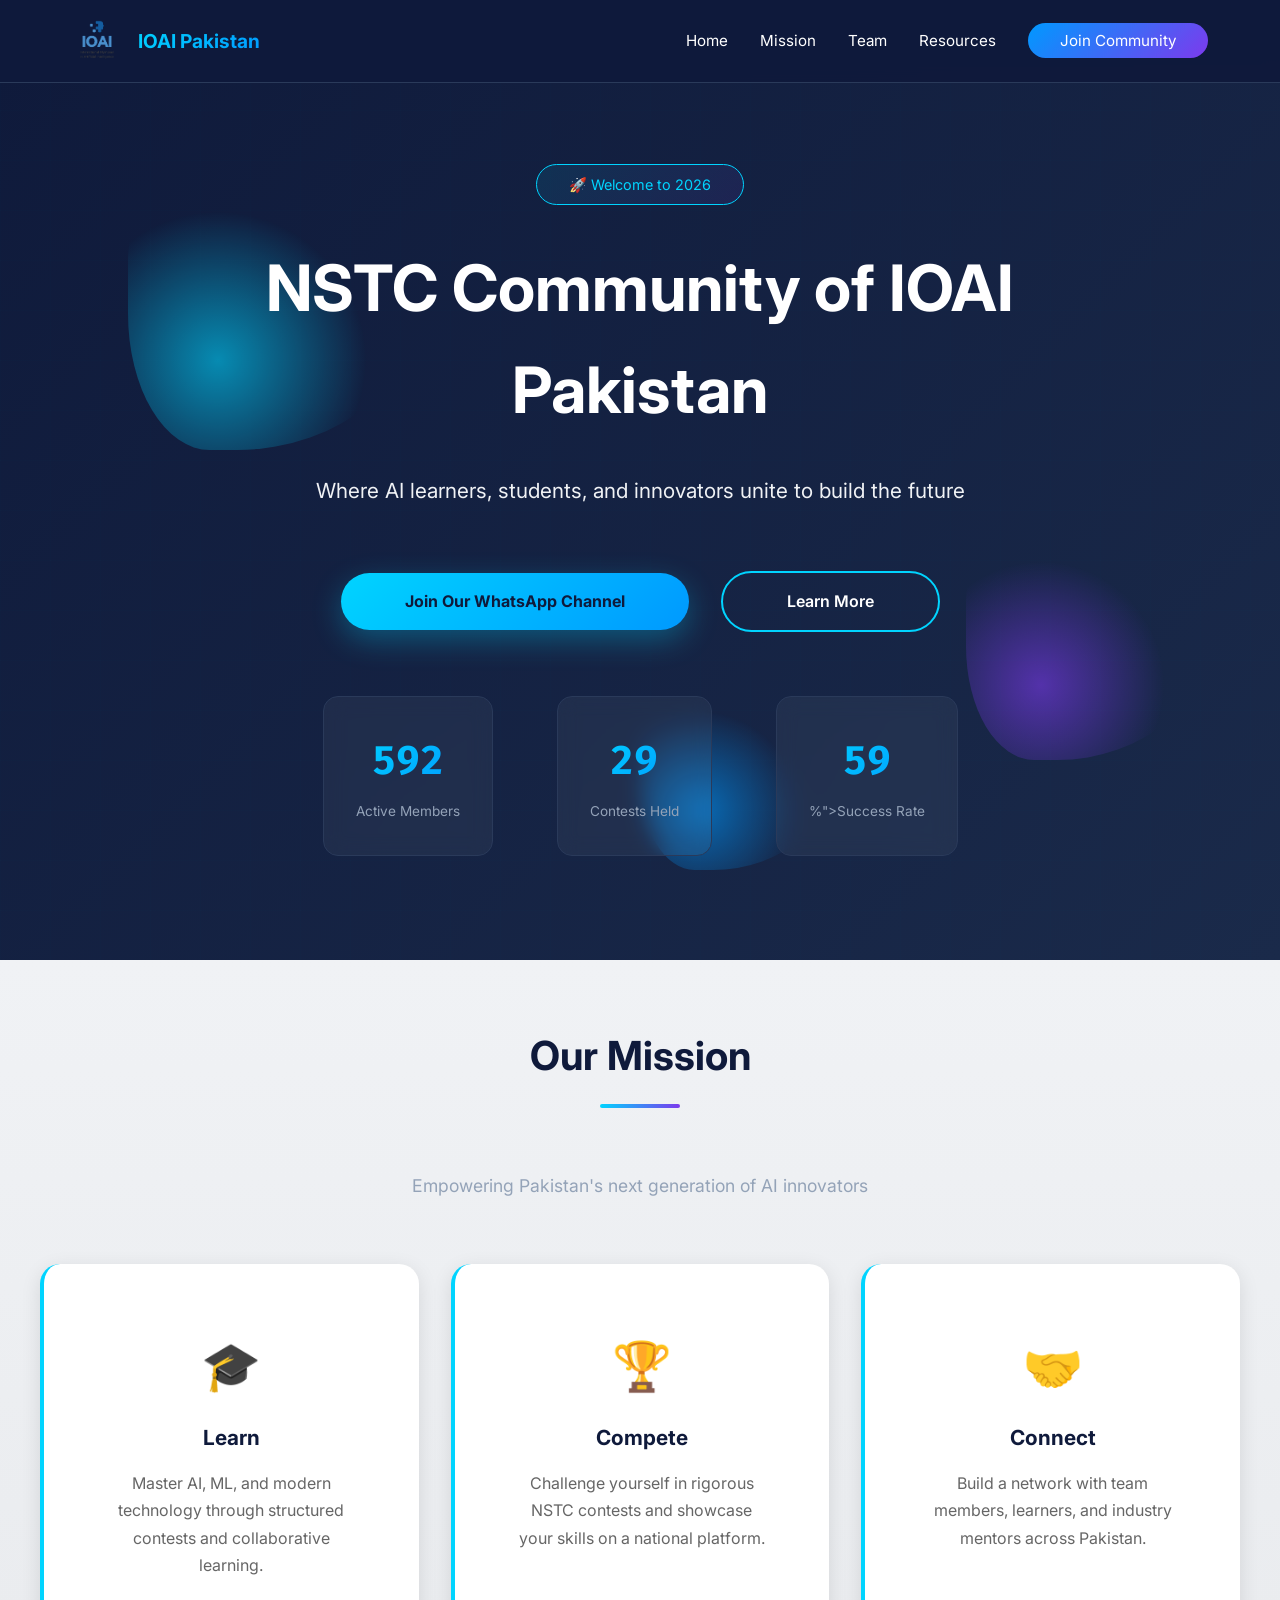
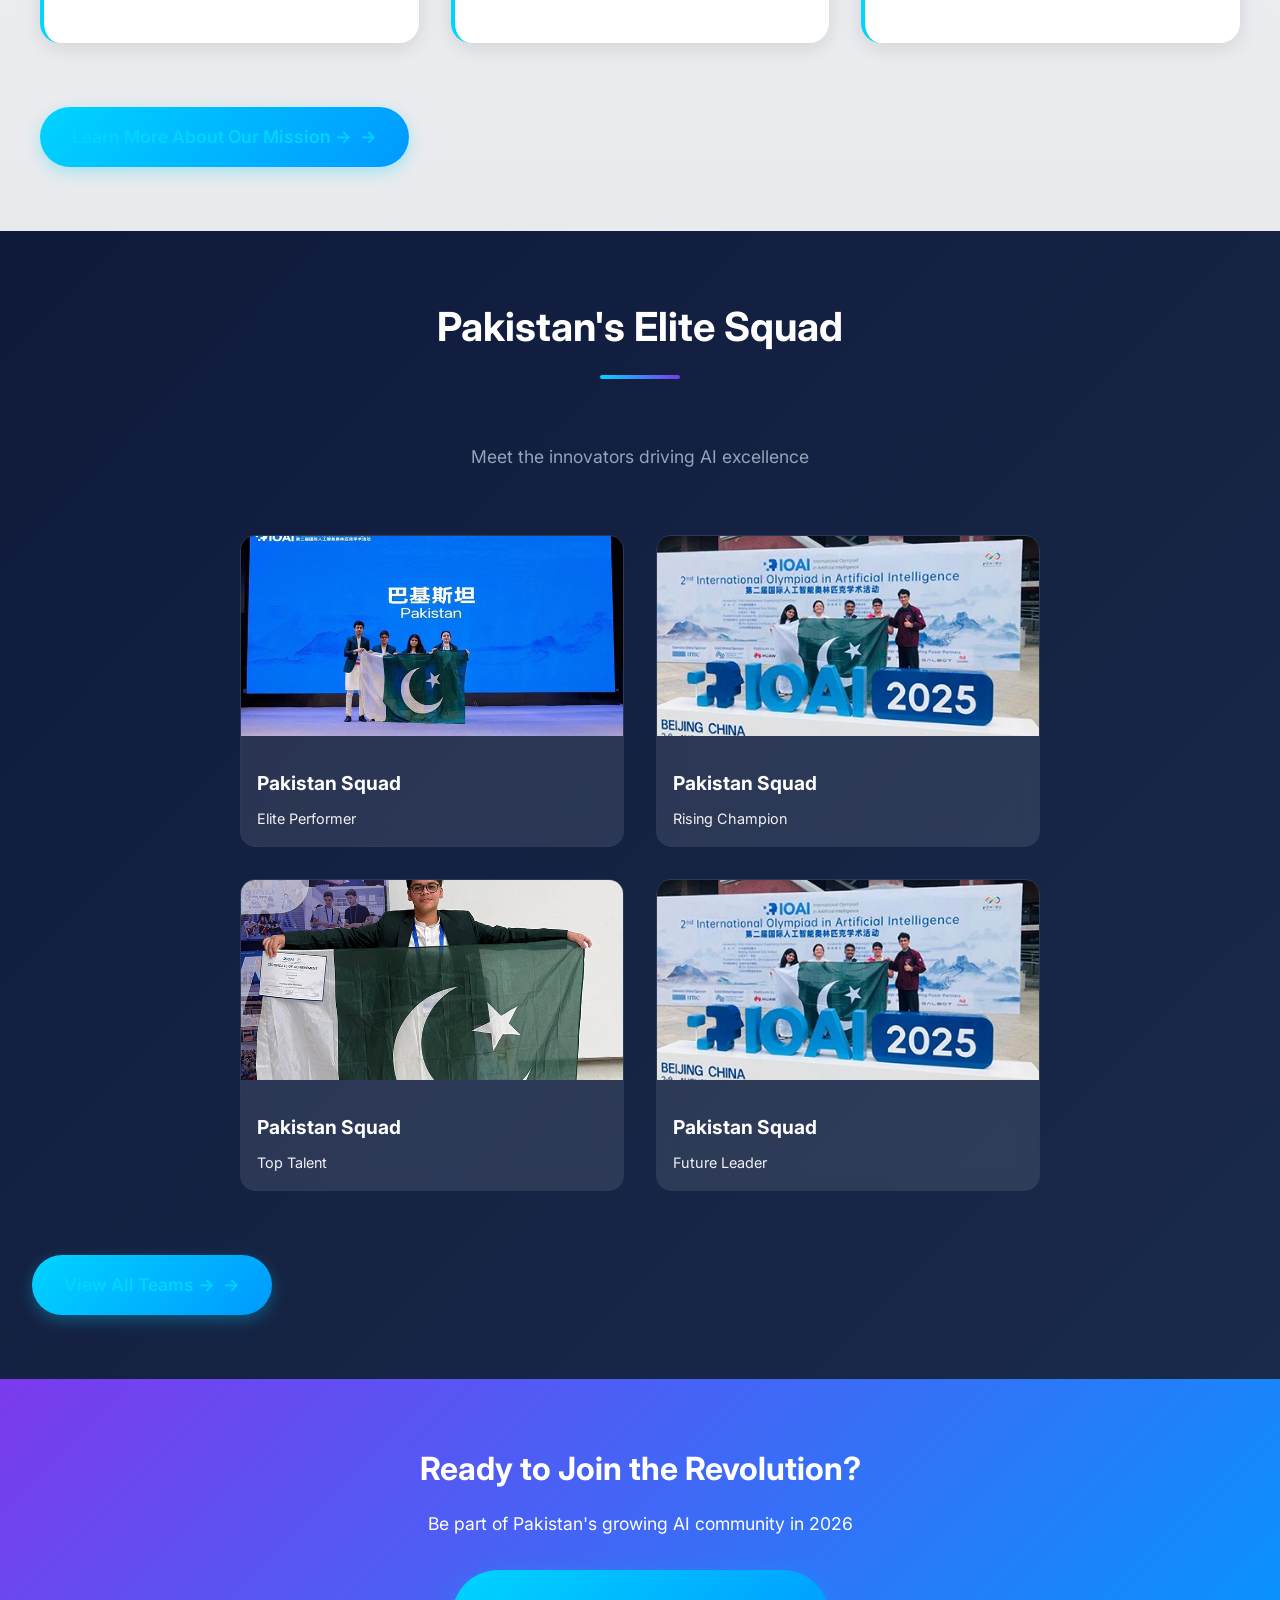
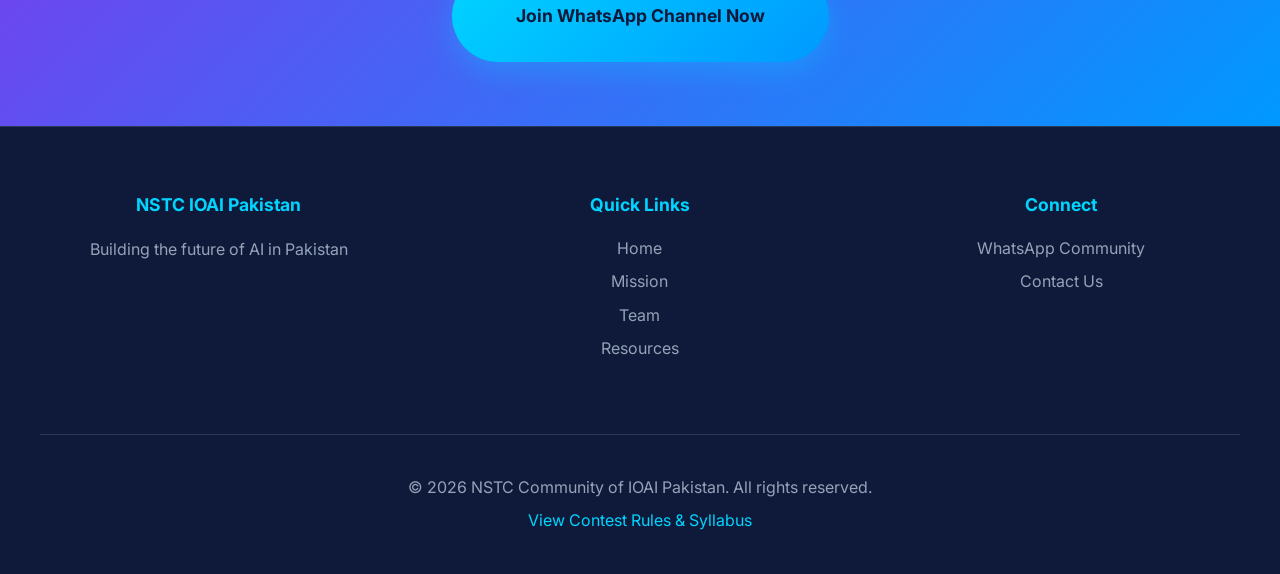
<file: nstc-ioai/index.html>
<!DOCTYPE html>
<html lang="en">
<head>
    <meta charset="UTF-8">
    <meta name="viewport" content="width=device-width, initial-scale=1.0">
    <meta name="description" content="NSTC Community of IOAI Pakistan - Where AI learners, students, and innovators unite to build the future in 2026.">
    <meta name="theme-color" content="#0f1a3b">
    <meta property="og:type" content="website">
    <meta property="og:url" content="https://nstc-ioai.pk/">
    <meta property="og:title" content="NSTC Community of IOAI Pakistan | 2026">
    <meta property="og:description" content="Where AI learners, students, and innovators unite to build the future.">
    <meta property="og:image" content="./assets/Brand kit/Logo square.png">
    <meta property="twitter:card" content="summary_large_image">
    <meta property="twitter:url" content="https://nstc-ioai.pk/">
    <meta property="twitter:title" content="NSTC Community of IOAI Pakistan | 2026">
    <meta property="twitter:description" content="Where AI learners, students, and innovators unite to build the future.">
    <meta property="twitter:image" content="./assets/Brand kit/Logo square.png">
    <title>NSTC Community of IOAI Pakistan | 2026</title>
    <link rel="shortcut icon" href="./assets/Brand kit/Icon.png" type="image/x-icon">
    <link rel="preconnect" href="https://fonts.googleapis.com">
    <link rel="preconnect" href="https://fonts.gstatic.com" crossorigin>
    <link href="https://fonts.googleapis.com/css2?family=Inter:wght@300;400;500;600;700;800&family=Fira+Code:wght@400;500&display=swap" rel="stylesheet">
    <link rel="stylesheet" href="css/style.css">
    <script src="https://cdnjs.cloudflare.com/ajax/libs/gsap/3.12.2/gsap.min.js"></script>
</head>
<body>
    <!-- Navigation -->
    <nav class="navbar">
        <div class="nav-container">
            <div class="logo-section">
                <img src="./assets/Brand kit/Logo square.png" alt="IOAI Logo" class="logo-img">
                <span class="logo-text">IOAI Pakistan</span>
            </div>
            <ul class="nav-links" id="navLinks">
                <li><a href="index.html" class="active">Home</a></li>
                <li><a href="mission.html">Mission</a></li>
                <li><a href="team.html">Team</a></li>
                <li><a href="details.html">Resources</a></li>
                <li><a href="https://chat.whatsapp.com" class="join-btn" target="_blank">Join Community</a></li>
            </ul>
            <button class="mobile-menu-btn" id="mobileMenuBtn" aria-label="Toggle menu">
                <span class="hamburger"></span>
            </button>
        </div>
    </nav>

    <!-- Hero Section -->
    <section id="home" class="hero">
        <div class="hero-content">
            <div class="hero-badge">🚀 Welcome to 2026</div>
            <h1 class="glitch" data-text="NSTC Community of IOAI Pakistan">NSTC Community of IOAI Pakistan</h1>
            <p class="fade-in-text">Where AI learners, students, and innovators unite to build the future</p>
            <div class="hero-buttons">
                <a href="https://chat.whatsapp.com" class="cta-btn" target="_blank">Join Our WhatsApp Channel</a>
                <a href="mission.html" class="secondary-btn">Learn More</a>
            </div>
            <div class="hero-stats">
                <div class="stat-item">
                    <span class="stat-number" data-target="1000">0</span>
                    <span class="stat-label">Active Members</span>
                </div>
                <div class="stat-item">
                    <span class="stat-number" data-target="50">0</span>
                    <span class="stat-label">Contests Held</span>
                </div>
                <div class="stat-item">
                    <span class="stat-number" data-target="100">0</span>
                    <span class="stat-label">%">Success Rate</span>
                </div>
            </div>
        </div>
        <div class="animated-background">
            <div class="blob blob-1"></div>
            <div class="blob blob-2"></div>
            <div class="blob blob-3"></div>
            <div class="grid-overlay"></div>
        </div>
    </section>

    <!-- Mission Section -->
    <section id="mission" class="mission">
        <div class="mission-container">
            <h2 class="section-title">Our Mission</h2>
            <p class="section-subtitle">Empowering Pakistan's next generation of AI innovators</p>
            <div class="mission-cards">
                <div class="card slide-up">
                    <div class="card-icon">🎓</div>
                    <h3>Learn</h3>
                    <p>Master AI, ML, and modern technology through structured contests and collaborative learning.</p>
                </div>
                <div class="card slide-up" style="animation-delay: 0.2s;">
                    <div class="card-icon">🏆</div>
                    <h3>Compete</h3>
                    <p>Challenge yourself in rigorous NSTC contests and showcase your skills on a national platform.</p>
                </div>
                <div class="card slide-up" style="animation-delay: 0.4s;">
                    <div class="card-icon">🤝</div>
                    <h3>Connect</h3>
                    <p>Build a network with team members, learners, and industry mentors across Pakistan.</p>
                </div>
            </div>
            <a href="mission.html" class="learn-more-btn">Learn More About Our Mission →</a>
        </div>
    </section>

    <!-- Team Section -->
    <section id="team" class="team">
        <h2 class="section-title">Pakistan's Elite Squad</h2>
        <p class="section-subtitle">Meet the innovators driving AI excellence</p>
        <div class="team-gallery">
            <div class="team-card">
                <img src="./assets/team1.webp" alt="Pakistan Squad" class="team-card-image">
                <h3>Pakistan Squad</h3>
                <p>Elite Performer</p>
            </div>
            <div class="team-card">
                <img src="./assets/team2.webp" alt="Pakistan Squad" class="team-card-image">
                <h3>Pakistan Squad</h3>
                <p>Rising Champion</p>
            </div>
            <div class="team-card">
                <img src="./assets/team3.webp" alt="Pakistan Squad" class="team-card-image">
                <h3>Pakistan Squad</h3>
                <p>Top Talent</p>
            </div>
            <div class="team-card">
                <img src="./assets/team4.webp" alt="Pakistan Squad" class="team-card-image">
                <h3>Pakistan Squad</h3>
                <p>Future Leader</p>
            </div>
        </div>
        <a href="team.html" class="learn-more-btn">View All Teams →</a>
    </section>

    <!-- Call to Action -->
    <section class="cta-section">
        <h2>Ready to Join the Revolution?</h2>
        <p>Be part of Pakistan's growing AI community in 2026</p>
        <a href="https://chat.whatsapp.com/J4epwsqiEIyK4cdwpAlTEo?s=cl&p=a&ilr=0" class="cta-btn-large" target="_blank">Join WhatsApp Channel Now</a>
    </section>

    <!-- Footer -->
    <footer class="footer">
        <div class="footer-content">
            <div class="footer-section">
                <h4>NSTC IOAI Pakistan</h4>
                <p>Building the future of AI in Pakistan</p>
            </div>
            <div class="footer-section">
                <h4>Quick Links</h4>
                <ul>
                    <li><a href="index.html">Home</a></li>
                    <li><a href="mission.html">Mission</a></li>
                    <li><a href="team.html">Team</a></li>
                    <li><a href="details.html">Resources</a></li>
                </ul>
            </div>
            <div class="footer-section">
                <h4>Connect</h4>
                <ul>
                    <li><a href="https://chat.whatsapp.com" target="_blank">WhatsApp Community</a></li>
                    <li><a href="mailto:info@nstc-ioai.pk">Contact Us</a></li>
                </ul>
            </div>
        </div>
        <div class="footer-bottom">
            <p>&copy; 2026 NSTC Community of IOAI Pakistan. All rights reserved.</p>
            <p><a href="details.html">View Contest Rules & Syllabus</a></p>
        </div>
    </footer>

    <script src="js/main.js"></script>
</body>
</html>
</file>
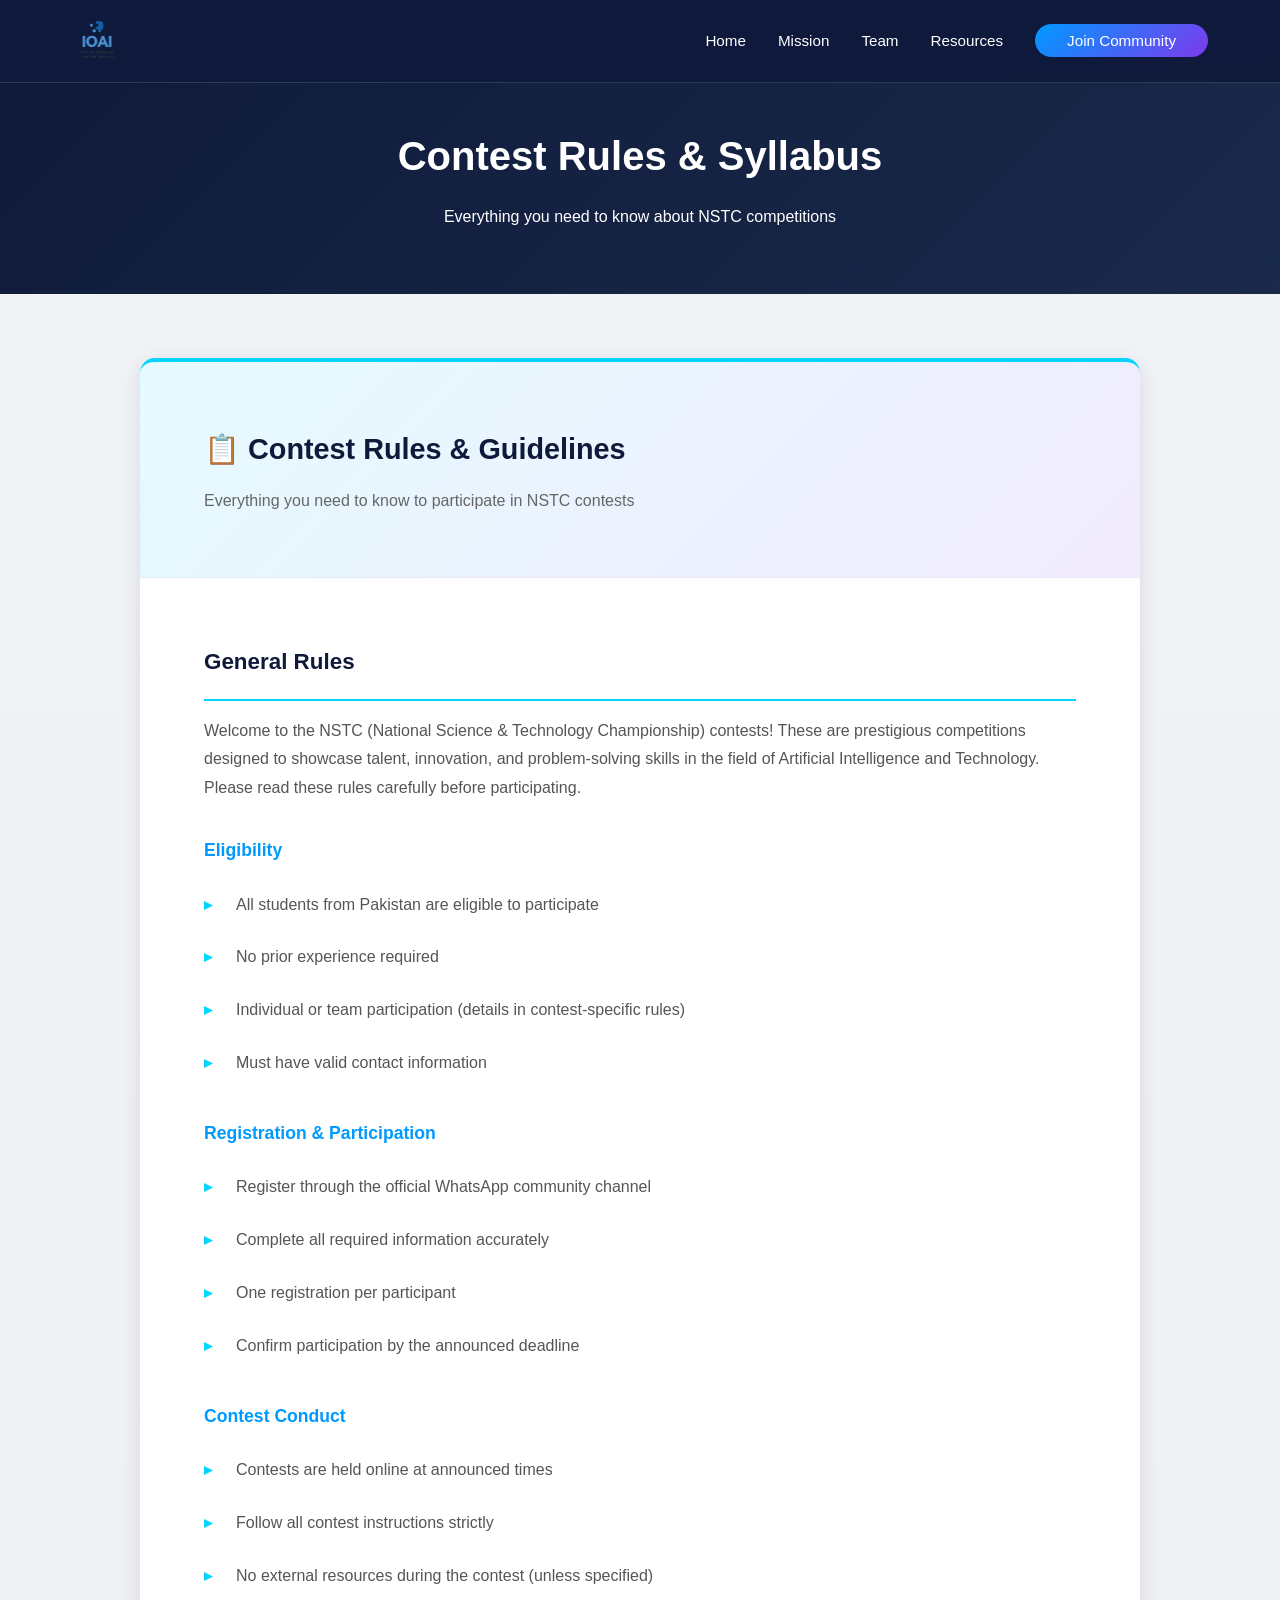
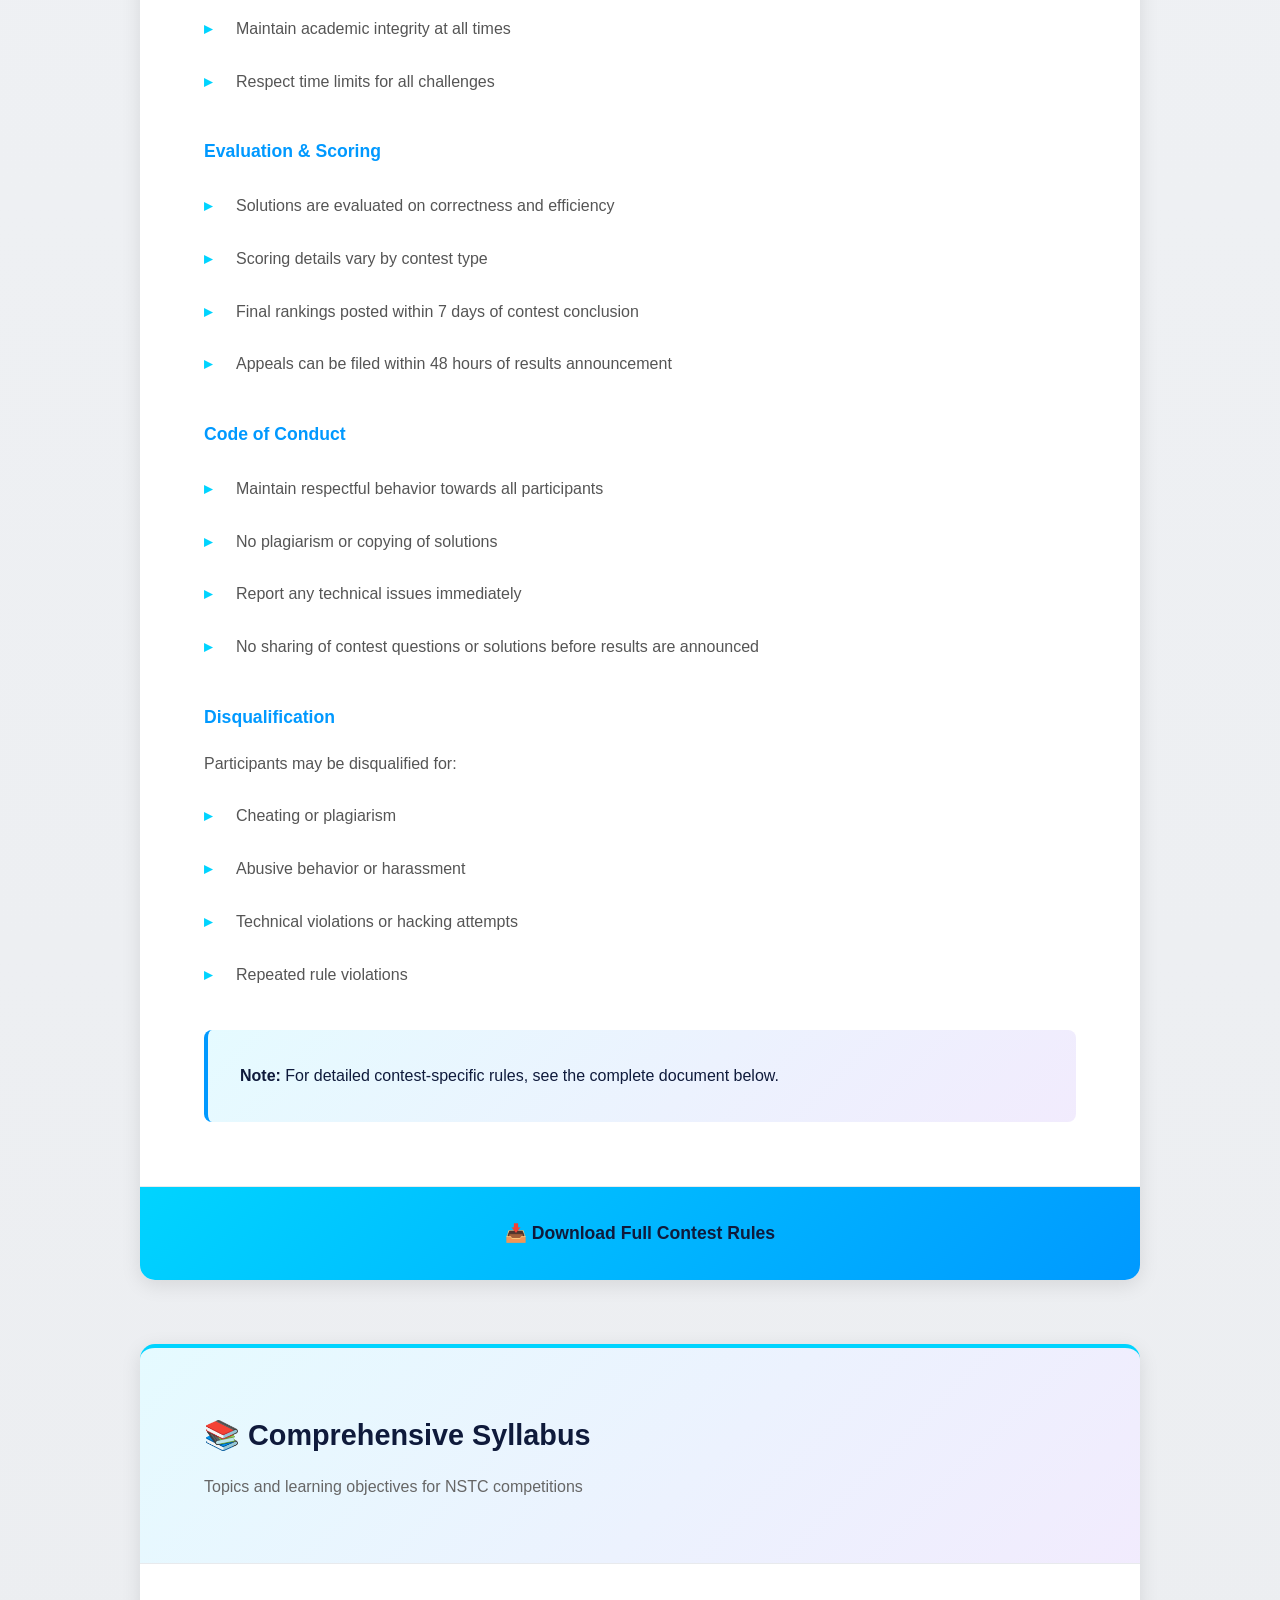
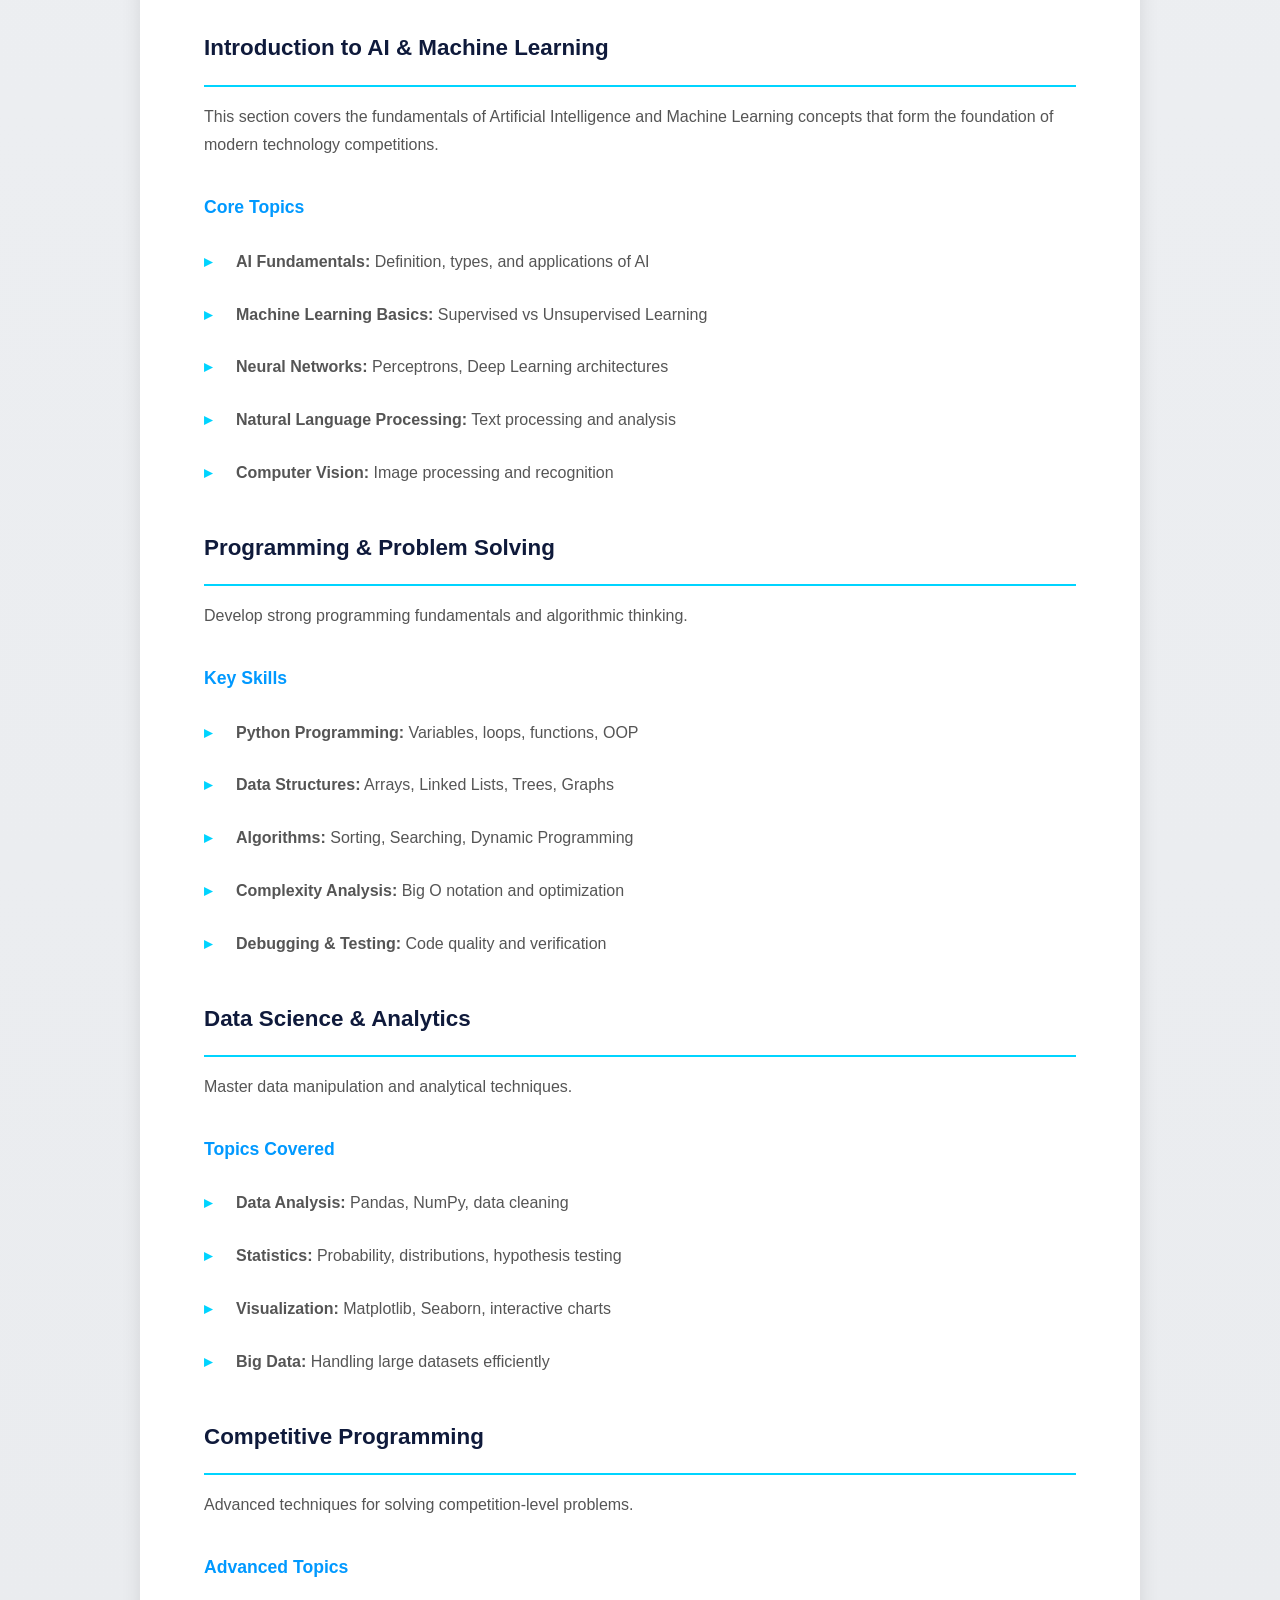
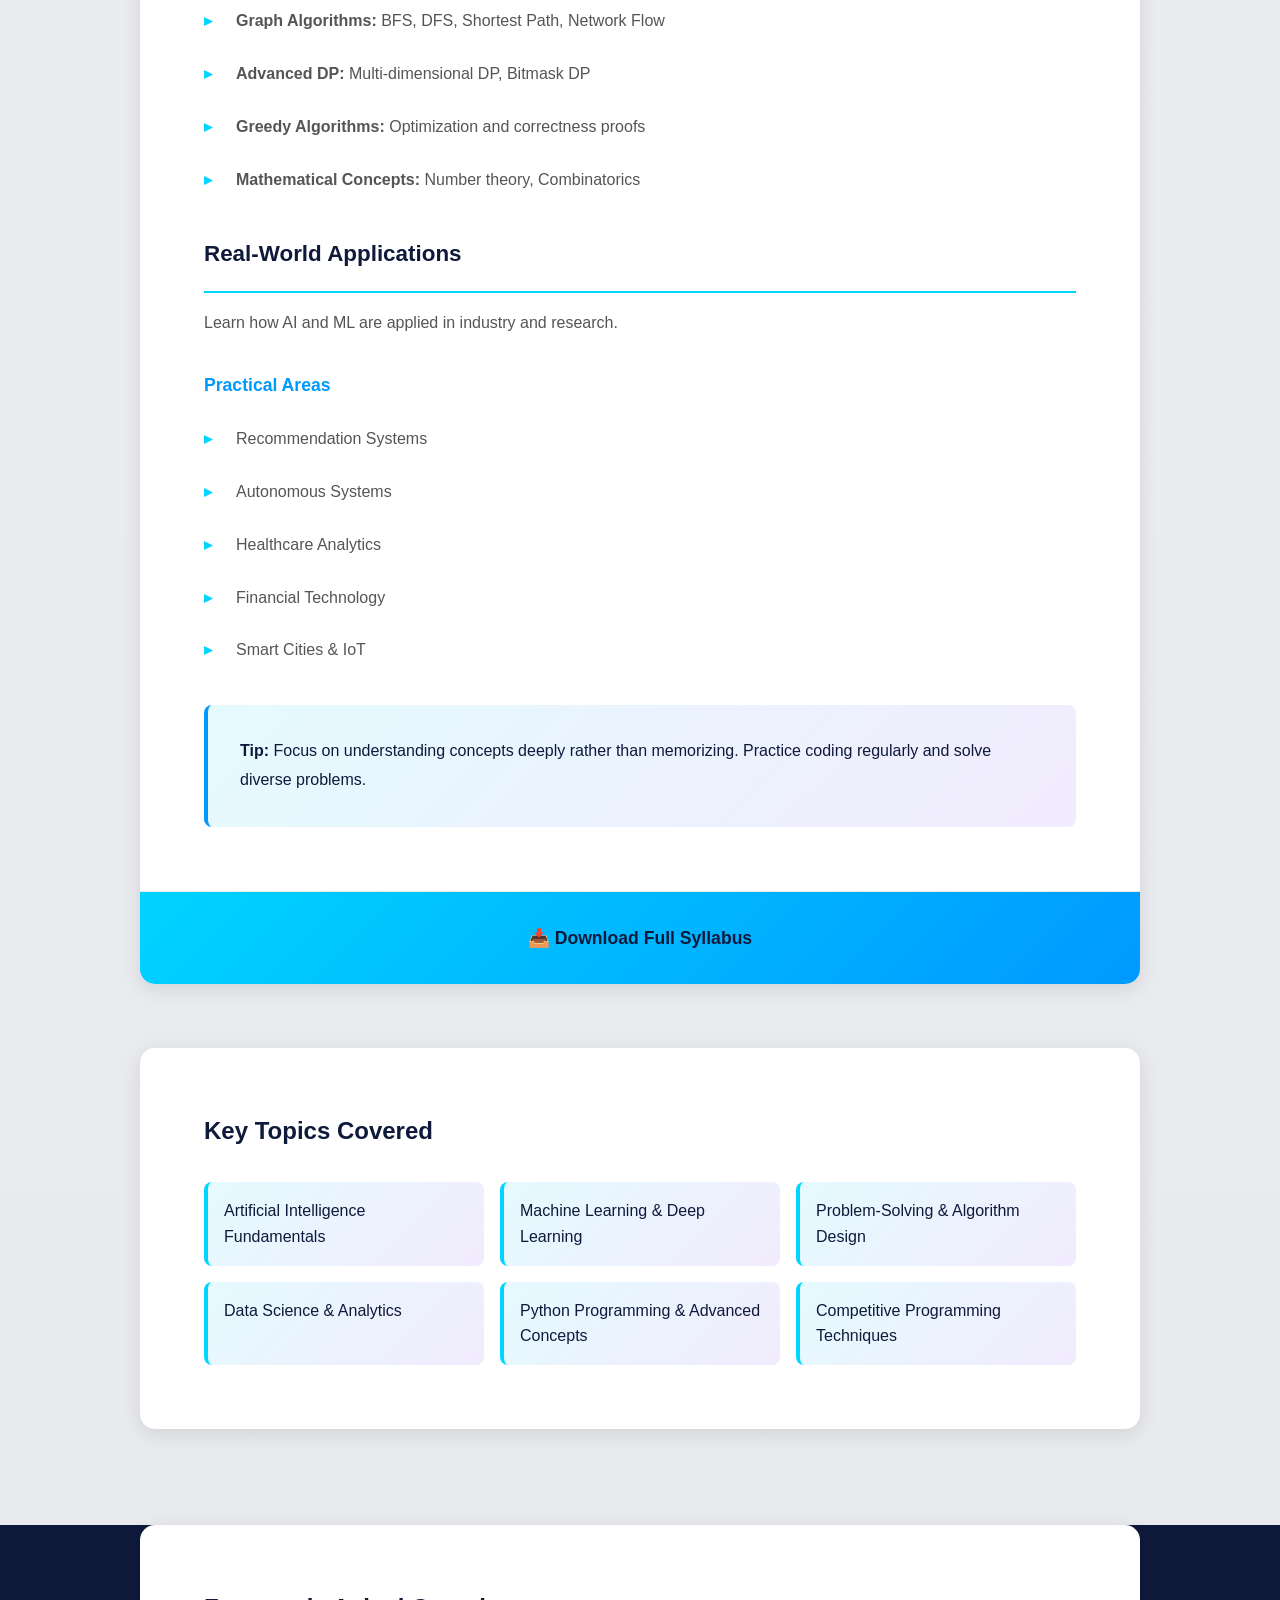
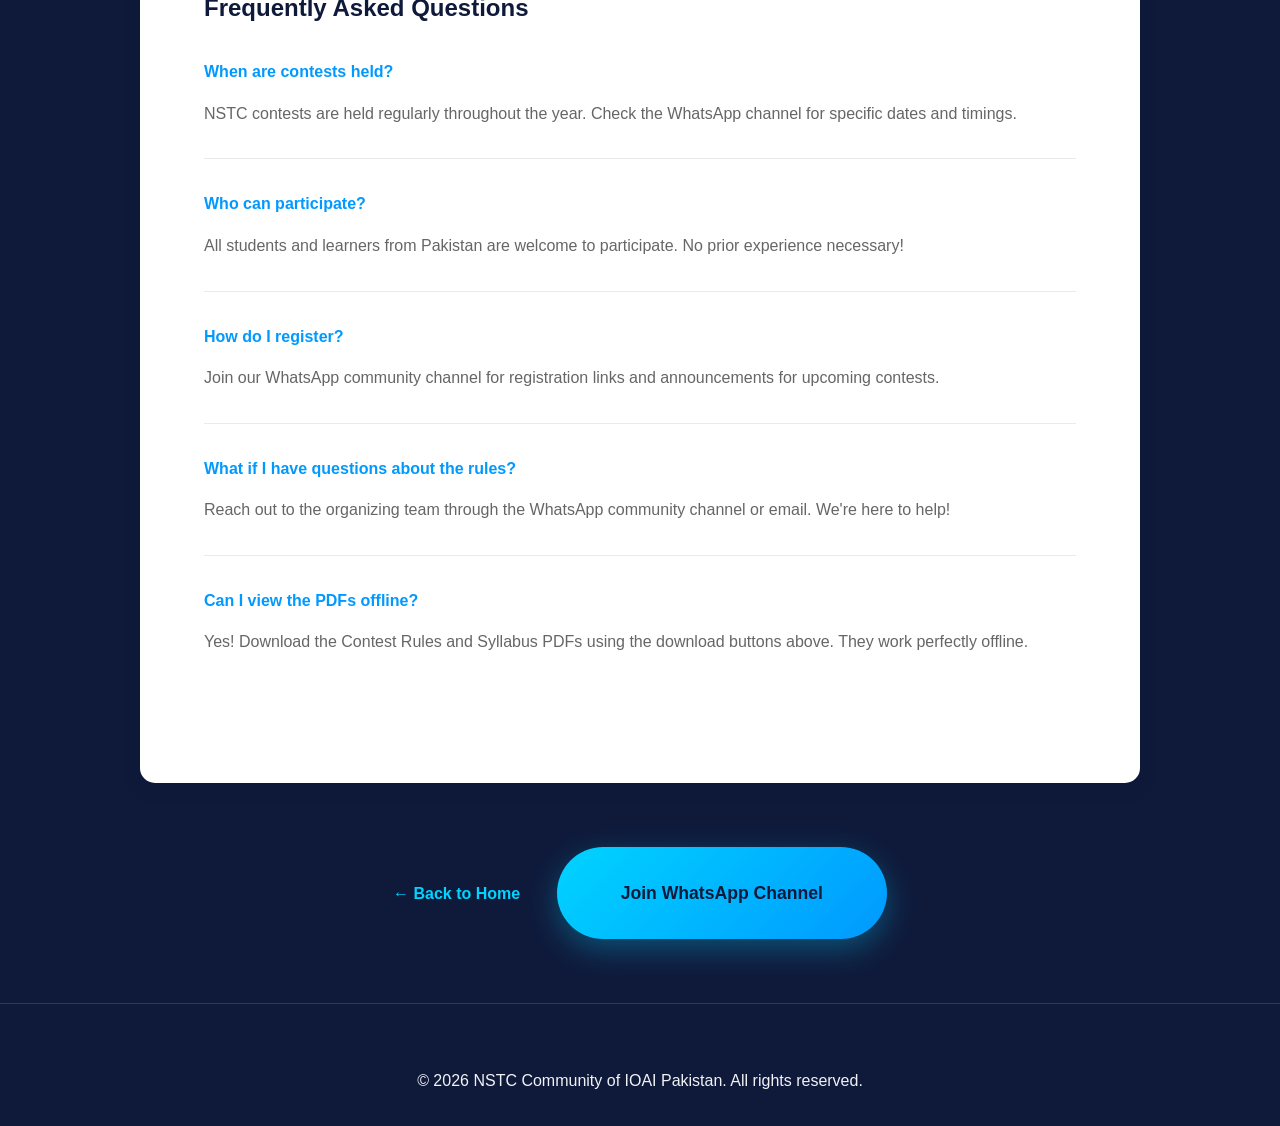
<file: nstc-ioai/details.html>
<!DOCTYPE html>
<html lang="en">
<head>
    <meta charset="UTF-8">
    <meta name="viewport" content="width=device-width, initial-scale=1.0">
    <meta name="description" content="Contest Rules & Syllabus - NSTC IOAI Pakistan competition guidelines and learning resources.">
    <meta name="theme-color" content="#0f1a3b">
    <meta property="og:type" content="website">
    <meta property="og:url" content="https://nstc-ioai.pk/details.html">
    <meta property="og:title" content="Contest Rules & Syllabus - NSTC IOAI Pakistan">
    <meta property="og:description" content="NSTC IOAI Pakistan competition guidelines and learning resources.">
    <meta property="og:image" content="./assets/Brand kit/Logo square.png">
    <meta property="twitter:card" content="summary_large_image">
    <meta property="twitter:url" content="https://nstc-ioai.pk/details.html">
    <meta property="twitter:title" content="Contest Rules & Syllabus - NSTC IOAI Pakistan">
    <meta property="twitter:description" content="Competition guidelines and learning resources.">
    <meta property="twitter:image" content="./assets/Brand kit/Logo square.png">
    <title>Contest Rules & Syllabus - NSTC IOAI Pakistan</title>
    <link rel="shortcut icon" href="./assets/Brand kit/Icon.png" type="image/x-icon">
    <link rel="stylesheet" href="css/style.css">
</head>
<body>
    <!-- Navigation -->
    <nav class="navbar">
        <div class="nav-container">
            <div class="logo-section">
                <img src="./assets/Brand kit/Logo square.png" alt="IOAI Logo" class="logo-img">
            </div>
            <ul class="nav-links" id="navLinks">
                <li><a href="index.html">Home</a></li>
                <li><a href="mission.html">Mission</a></li>
                <li><a href="team.html">Team</a></li>
                <li><a href="details.html" class="active">Resources</a></li>
                <li><a href="https://chat.whatsapp.com" class="join-btn" target="_blank">Join Community</a></li>
            </ul>
            <button class="mobile-menu-btn" id="mobileMenuBtn">☰</button>
        </div>
    </nav>

    <!-- Resources Header -->
    <section class="resources-header">
        <h1>Contest Rules & Syllabus</h1>
        <p>Everything you need to know about NSTC competitions</p>
    </section>

    <!-- Resources Content -->
    <section id="resources" class="resources-section">
        <!-- Contest Rules Section -->
        <div class="content-section">
            <div class="content-header">
                <h2>📋 Contest Rules & Guidelines</h2>
                <p>Everything you need to know to participate in NSTC contests</p>
            </div>
            <div class="content-body">
                <div class="content-text">
                    <h3>General Rules</h3>
                    <p>
                        Welcome to the NSTC (National Science & Technology Championship) contests! 
                        These are prestigious competitions designed to showcase talent, innovation, and problem-solving skills 
                        in the field of Artificial Intelligence and Technology. Please read these rules carefully before participating.
                    </p>

                    <h4>Eligibility</h4>
                    <ul>
                        <li>All students from Pakistan are eligible to participate</li>
                        <li>No prior experience required</li>
                        <li>Individual or team participation (details in contest-specific rules)</li>
                        <li>Must have valid contact information</li>
                    </ul>

                    <h4>Registration & Participation</h4>
                    <ul>
                        <li>Register through the official WhatsApp community channel</li>
                        <li>Complete all required information accurately</li>
                        <li>One registration per participant</li>
                        <li>Confirm participation by the announced deadline</li>
                    </ul>

                    <h4>Contest Conduct</h4>
                    <ul>
                        <li>Contests are held online at announced times</li>
                        <li>Follow all contest instructions strictly</li>
                        <li>No external resources during the contest (unless specified)</li>
                        <li>Maintain academic integrity at all times</li>
                        <li>Respect time limits for all challenges</li>
                    </ul>

                    <h4>Evaluation & Scoring</h4>
                    <ul>
                        <li>Solutions are evaluated on correctness and efficiency</li>
                        <li>Scoring details vary by contest type</li>
                        <li>Final rankings posted within 7 days of contest conclusion</li>
                        <li>Appeals can be filed within 48 hours of results announcement</li>
                    </ul>

                    <h4>Code of Conduct</h4>
                    <ul>
                        <li>Maintain respectful behavior towards all participants</li>
                        <li>No plagiarism or copying of solutions</li>
                        <li>Report any technical issues immediately</li>
                        <li>No sharing of contest questions or solutions before results are announced</li>
                    </ul>

                    <h4>Disqualification</h4>
                    <p>Participants may be disqualified for:</p>
                    <ul>
                        <li>Cheating or plagiarism</li>
                        <li>Abusive behavior or harassment</li>
                        <li>Technical violations or hacking attempts</li>
                        <li>Repeated rule violations</li>
                    </ul>

                    <div class="note-box">
                        <p><strong>Note:</strong> For detailed contest-specific rules, see the complete document below.</p>
                    </div>
                </div>
            </div>
            <a href="./assets/Contest-Rules.pdf" class="download-pdf-btn" download>📥 Download Full Contest Rules</a>
        </div>

        <!-- Syllabus Section -->
        <div class="content-section">
            <div class="content-header">
                <h2>📚 Comprehensive Syllabus</h2>
                <p>Topics and learning objectives for NSTC competitions</p>
            </div>
            <div class="content-body">
                <div class="content-text">
                    <h3>Introduction to AI & Machine Learning</h3>
                    <p>
                        This section covers the fundamentals of Artificial Intelligence and Machine Learning concepts 
                        that form the foundation of modern technology competitions.
                    </p>

                    <h4>Core Topics</h4>
                    <ul>
                        <li><strong>AI Fundamentals:</strong> Definition, types, and applications of AI</li>
                        <li><strong>Machine Learning Basics:</strong> Supervised vs Unsupervised Learning</li>
                        <li><strong>Neural Networks:</strong> Perceptrons, Deep Learning architectures</li>
                        <li><strong>Natural Language Processing:</strong> Text processing and analysis</li>
                        <li><strong>Computer Vision:</strong> Image processing and recognition</li>
                    </ul>

                    <h3>Programming & Problem Solving</h3>
                    <p>Develop strong programming fundamentals and algorithmic thinking.</p>

                    <h4>Key Skills</h4>
                    <ul>
                        <li><strong>Python Programming:</strong> Variables, loops, functions, OOP</li>
                        <li><strong>Data Structures:</strong> Arrays, Linked Lists, Trees, Graphs</li>
                        <li><strong>Algorithms:</strong> Sorting, Searching, Dynamic Programming</li>
                        <li><strong>Complexity Analysis:</strong> Big O notation and optimization</li>
                        <li><strong>Debugging & Testing:</strong> Code quality and verification</li>
                    </ul>

                    <h3>Data Science & Analytics</h3>
                    <p>Master data manipulation and analytical techniques.</p>

                    <h4>Topics Covered</h4>
                    <ul>
                        <li><strong>Data Analysis:</strong> Pandas, NumPy, data cleaning</li>
                        <li><strong>Statistics:</strong> Probability, distributions, hypothesis testing</li>
                        <li><strong>Visualization:</strong> Matplotlib, Seaborn, interactive charts</li>
                        <li><strong>Big Data:</strong> Handling large datasets efficiently</li>
                    </ul>

                    <h3>Competitive Programming</h3>
                    <p>Advanced techniques for solving competition-level problems.</p>

                    <h4>Advanced Topics</h4>
                    <ul>
                        <li><strong>Graph Algorithms:</strong> BFS, DFS, Shortest Path, Network Flow</li>
                        <li><strong>Advanced DP:</strong> Multi-dimensional DP, Bitmask DP</li>
                        <li><strong>Greedy Algorithms:</strong> Optimization and correctness proofs</li>
                        <li><strong>Mathematical Concepts:</strong> Number theory, Combinatorics</li>
                    </ul>

                    <h3>Real-World Applications</h3>
                    <p>Learn how AI and ML are applied in industry and research.</p>

                    <h4>Practical Areas</h4>
                    <ul>
                        <li>Recommendation Systems</li>
                        <li>Autonomous Systems</li>
                        <li>Healthcare Analytics</li>
                        <li>Financial Technology</li>
                        <li>Smart Cities & IoT</li>
                    </ul>

                    <div class="note-box">
                        <p><strong>Tip:</strong> Focus on understanding concepts deeply rather than memorizing. Practice coding regularly and solve diverse problems.</p>
                    </div>
                </div>
            </div>
            <a href="./assets/Syllabus.pdf" class="download-pdf-btn" download>📥 Download Full Syllabus</a>
        </div>

        <!-- Additional Information -->
        <div class="info-section">
            <h3>Key Topics Covered</h3>
            <ul class="topics-list">
                <li>Artificial Intelligence Fundamentals</li>
                <li>Machine Learning & Deep Learning</li>
                <li>Problem-Solving & Algorithm Design</li>
                <li>Data Science & Analytics</li>
                <li>Python Programming & Advanced Concepts</li>
                <li>Competitive Programming Techniques</li>
            </ul>
        </div>    </section>

    <!-- FAQ Section -->
    <section class="faq-section">
        <div style="max-width: 1000px; margin: 0 auto;">
            <h3>Frequently Asked Questions</h3>
            <div class="faq-item">
                <h4>When are contests held?</h4>
                <p>NSTC contests are held regularly throughout the year. Check the WhatsApp channel for specific dates and timings.</p>
            </div>
            <div class="faq-item">
                <h4>Who can participate?</h4>
                <p>All students and learners from Pakistan are welcome to participate. No prior experience necessary!</p>
            </div>
            <div class="faq-item">
                <h4>How do I register?</h4>
                <p>Join our WhatsApp community channel for registration links and announcements for upcoming contests.</p>
            </div>
            <div class="faq-item">
                <h4>What if I have questions about the rules?</h4>
                <p>Reach out to the organizing team through the WhatsApp community channel or email. We're here to help!</p>
            </div>
            <div class="faq-item">
                <h4>Can I view the PDFs offline?</h4>
                <p>Yes! Download the Contest Rules and Syllabus PDFs using the download buttons above. They work perfectly offline.</p>
            </div>
        </div>
    </section>

    <!-- Back to Home -->
    <section class="back-home">
        <a href="index.html" class="back-btn">← Back to Home</a>
        <a href="https://chat.whatsapp.com/J4epwsqiEIyK4cdwpAlTEo?s=cl&p=a&ilr=0" class="cta-btn-large" target="_blank">Join WhatsApp Channel</a>
    </section>

    <!-- Footer -->
    <footer class="footer">
        <p>&copy; 2026 NSTC Community of IOAI Pakistan. All rights reserved.</p>
    </footer>

    <script src="js/main.js"></script>
</body>
</html>
</file>
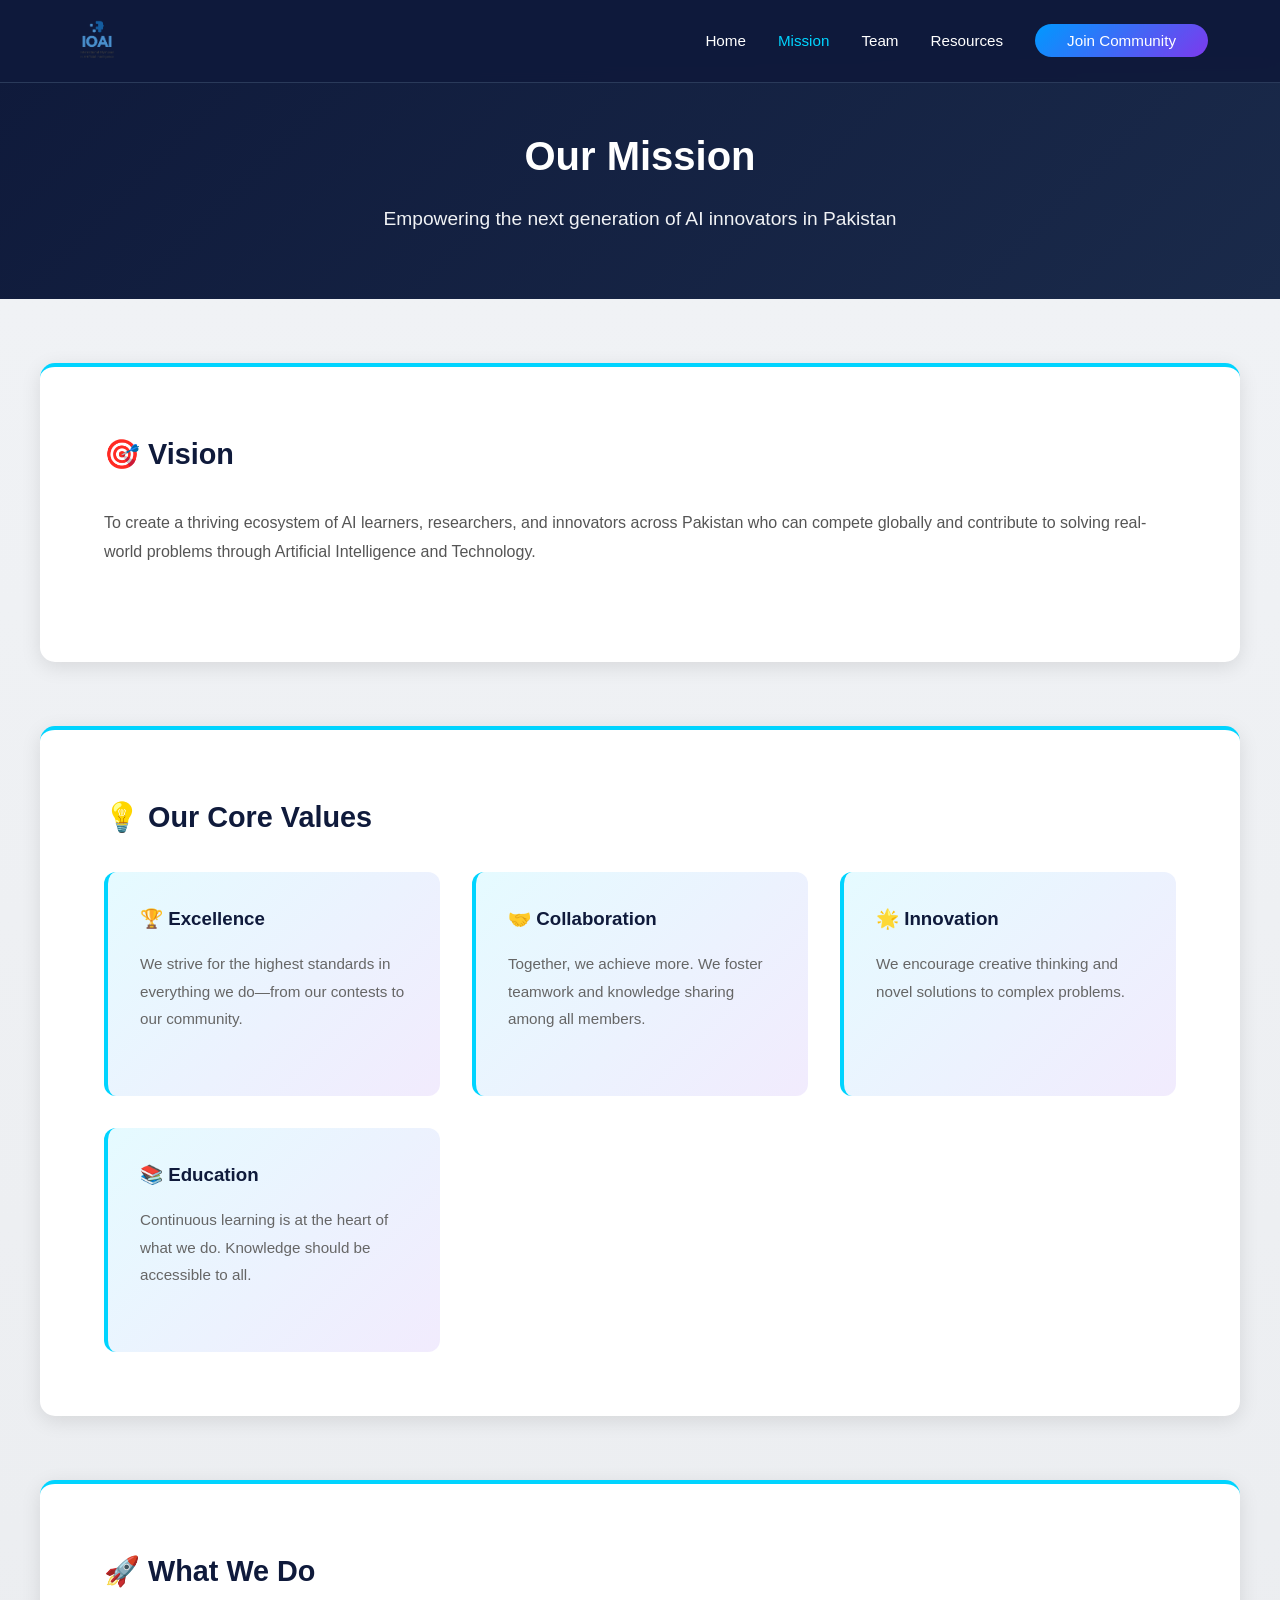
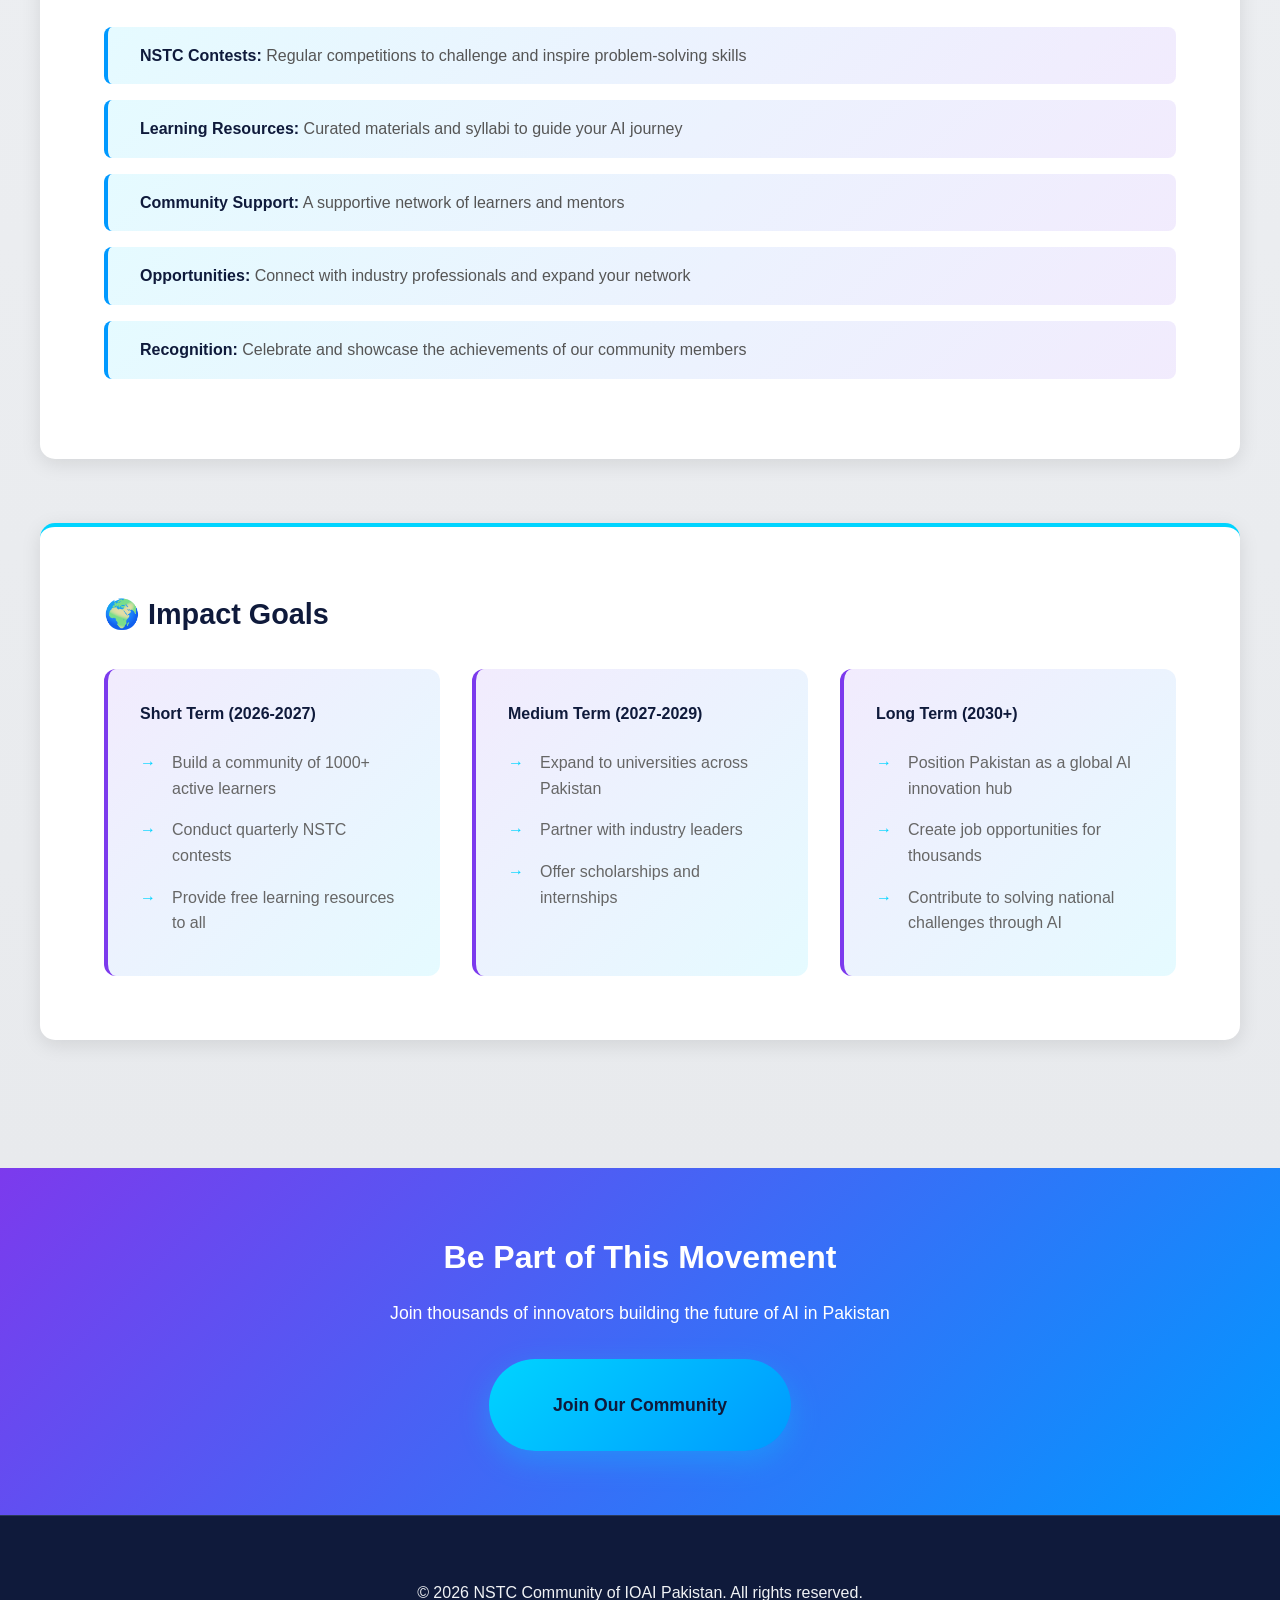
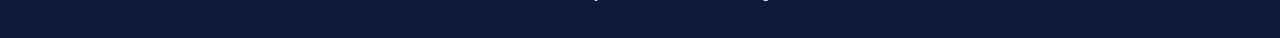
<file: nstc-ioai/mission.html>
<!DOCTYPE html>
<html lang="en">
<head>
    <meta charset="UTF-8">
    <meta name="viewport" content="width=device-width, initial-scale=1.0">
    <meta name="description" content="Our Mission - Empowering the next generation of AI innovators in Pakistan with vision, values, and impact goals.">
    <meta name="theme-color" content="#0f1a3b">
    <meta property="og:type" content="website">
    <meta property="og:url" content="https://nstc-ioai.pk/mission.html">
    <meta property="og:title" content="Our Mission - IOAI Pakistan">
    <meta property="og:description" content="Empowering the next generation of AI innovators in Pakistan with vision, values, and impact goals.">
    <meta property="og:image" content="./assets/Brand kit/Logo square.png">
    <meta property="twitter:card" content="summary_large_image">
    <meta property="twitter:url" content="https://nstc-ioai.pk/mission.html">
    <meta property="twitter:title" content="Our Mission - IOAI Pakistan">
    <meta property="twitter:description" content="Empowering the next generation of AI innovators in Pakistan.">
    <meta property="twitter:image" content="./assets/Brand kit/Logo square.png">
    <title>Our Mission - IOAI Pakistan</title>
    <link rel="shortcut icon" href="./assets/Brand kit/Icon.png" type="image/x-icon">
    <link rel="stylesheet" href="css/style.css">
    <script src="https://cdnjs.cloudflare.com/ajax/libs/gsap/3.12.2/gsap.min.js"></script>
</head>
<body>
    <!-- Navigation -->
    <nav class="navbar">
        <div class="nav-container">
            <div class="logo-section">
                <img src="./assets/Brand kit/Logo square.png" alt="IOAI Logo" class="logo-img">
            </div>
            <ul class="nav-links" id="navLinks">
                <li><a href="index.html">Home</a></li>
                <li><a href="mission.html" class="active">Mission</a></li>
                <li><a href="team.html">Team</a></li>
                <li><a href="details.html">Resources</a></li>
                <li><a href="https://chat.whatsapp.com" class="join-btn" target="_blank">Join Community</a></li>
            </ul>
            <button class="mobile-menu-btn" id="mobileMenuBtn">☰</button>
        </div>
    </nav>

    <!-- Mission Header -->
    <section class="page-header">
        <h1>Our Mission</h1>
        <p>Empowering the next generation of AI innovators in Pakistan</p>
    </section>

    <!-- Mission Content -->
    <section class="mission-detailed">
        <div class="mission-container">
            <div class="mission-card-large">
                <h2>🎯 Vision</h2>
                <p>
                    To create a thriving ecosystem of AI learners, researchers, and innovators across Pakistan who can 
                    compete globally and contribute to solving real-world problems through Artificial Intelligence and Technology.
                </p>
            </div>

            <div class="mission-card-large">
                <h2>💡 Our Core Values</h2>
                <div class="values-grid">
                    <div class="value-item">
                        <h3>🏆 Excellence</h3>
                        <p>We strive for the highest standards in everything we do—from our contests to our community.</p>
                    </div>
                    <div class="value-item">
                        <h3>🤝 Collaboration</h3>
                        <p>Together, we achieve more. We foster teamwork and knowledge sharing among all members.</p>
                    </div>
                    <div class="value-item">
                        <h3>🌟 Innovation</h3>
                        <p>We encourage creative thinking and novel solutions to complex problems.</p>
                    </div>
                    <div class="value-item">
                        <h3>📚 Education</h3>
                        <p>Continuous learning is at the heart of what we do. Knowledge should be accessible to all.</p>
                    </div>
                </div>
            </div>

            <div class="mission-card-large">
                <h2>🚀 What We Do</h2>
                <ul class="mission-list">
                    <li><strong>NSTC Contests:</strong> Regular competitions to challenge and inspire problem-solving skills</li>
                    <li><strong>Learning Resources:</strong> Curated materials and syllabi to guide your AI journey</li>
                    <li><strong>Community Support:</strong> A supportive network of learners and mentors</li>
                    <li><strong>Opportunities:</strong> Connect with industry professionals and expand your network</li>
                    <li><strong>Recognition:</strong> Celebrate and showcase the achievements of our community members</li>
                </ul>
            </div>

            <div class="mission-card-large">
                <h2>🌍 Impact Goals</h2>
                <div class="impact-timeline">
                    <div class="impact-item">
                        <h4>Short Term (2026-2027)</h4>
                        <ul>
                            <li>Build a community of 1000+ active learners</li>
                            <li>Conduct quarterly NSTC contests</li>
                            <li>Provide free learning resources to all</li>
                        </ul>
                    </div>
                    <div class="impact-item">
                        <h4>Medium Term (2027-2029)</h4>
                        <ul>
                            <li>Expand to universities across Pakistan</li>
                            <li>Partner with industry leaders</li>
                            <li>Offer scholarships and internships</li>
                        </ul>
                    </div>
                    <div class="impact-item">
                        <h4>Long Term (2030+)</h4>
                        <ul>
                            <li>Position Pakistan as a global AI innovation hub</li>
                            <li>Create job opportunities for thousands</li>
                            <li>Contribute to solving national challenges through AI</li>
                        </ul>
                    </div>
                </div>
            </div>
        </div>
    </section>

    <!-- Call to Action -->
    <section class="cta-section">
        <h2>Be Part of This Movement</h2>
        <p>Join thousands of innovators building the future of AI in Pakistan</p>
        <a href="https://chat.whatsapp.com" class="cta-btn-large" target="_blank">Join Our Community</a>
    </section>

    <!-- Footer -->
    <footer class="footer">
        <p>&copy; 2026 NSTC Community of IOAI Pakistan. All rights reserved.</p>
    </footer>

    <script src="js/main.js"></script>
</body>
</html>
</file>
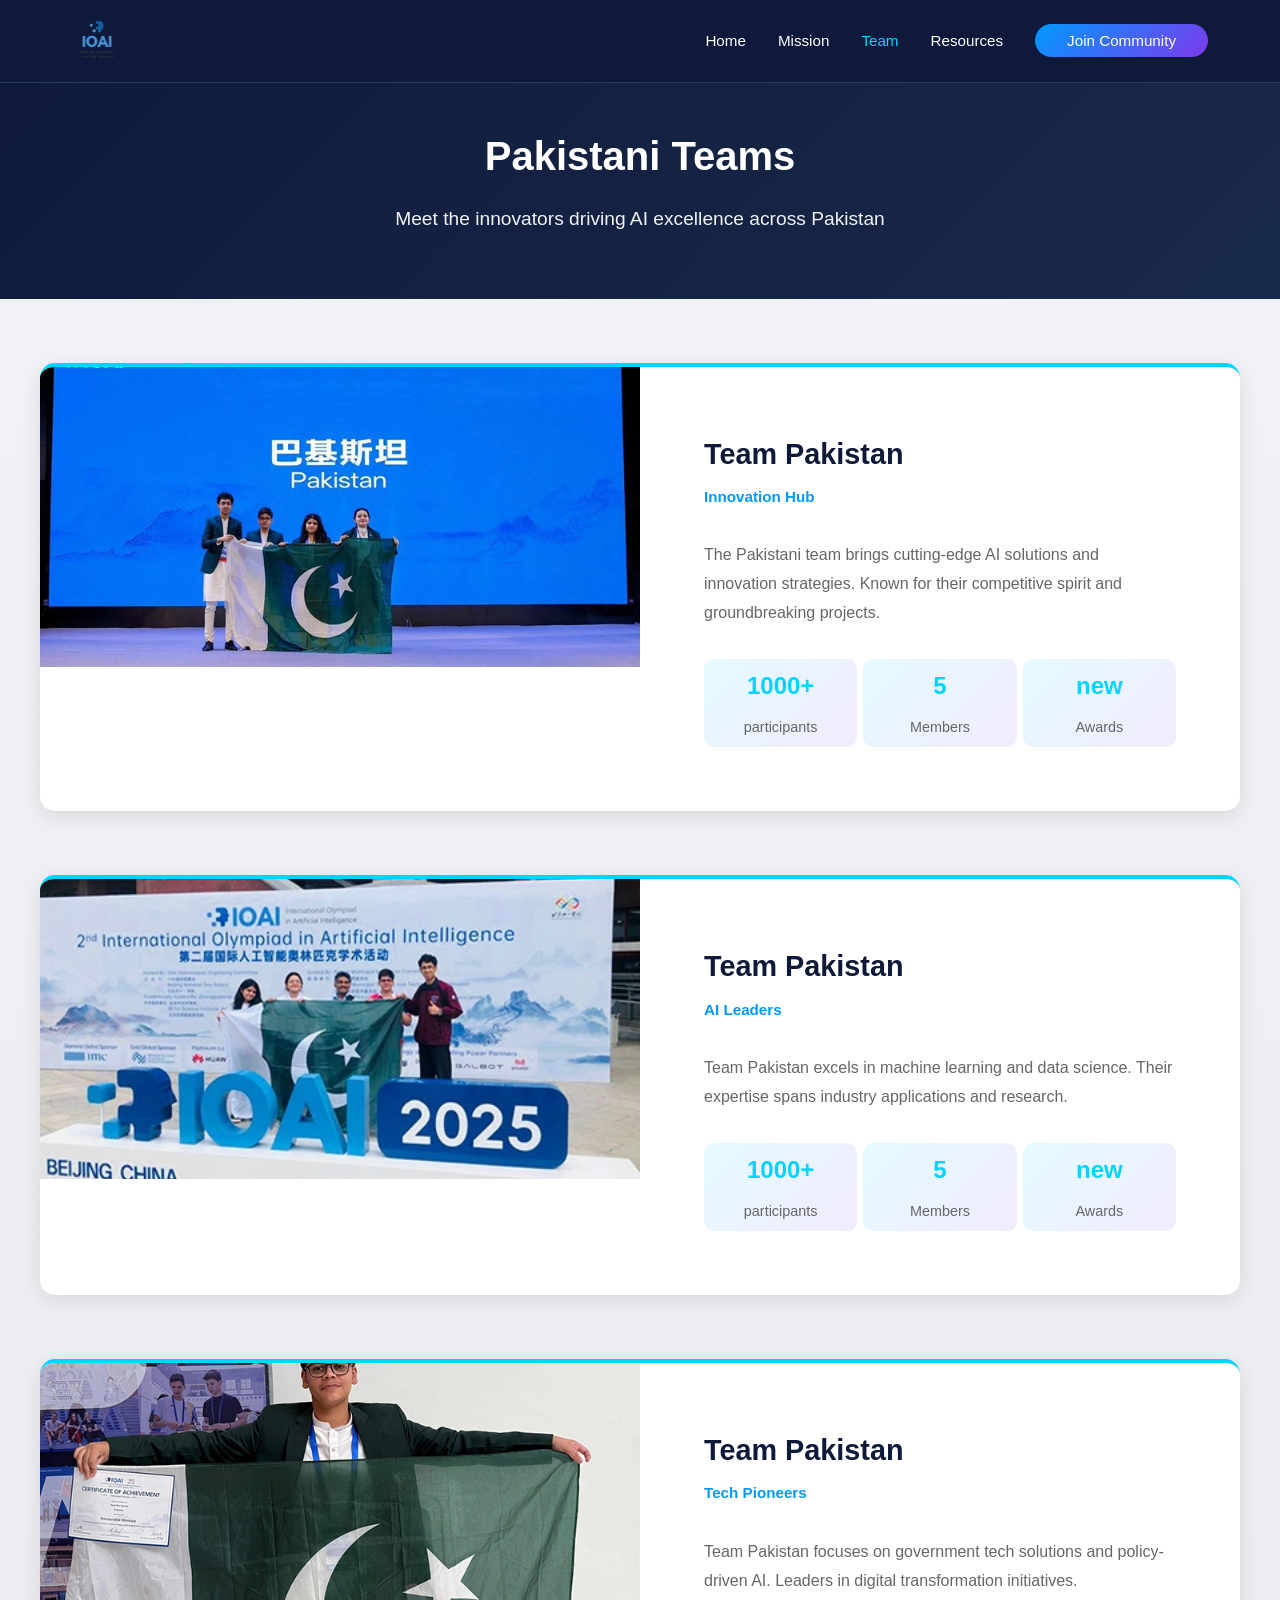
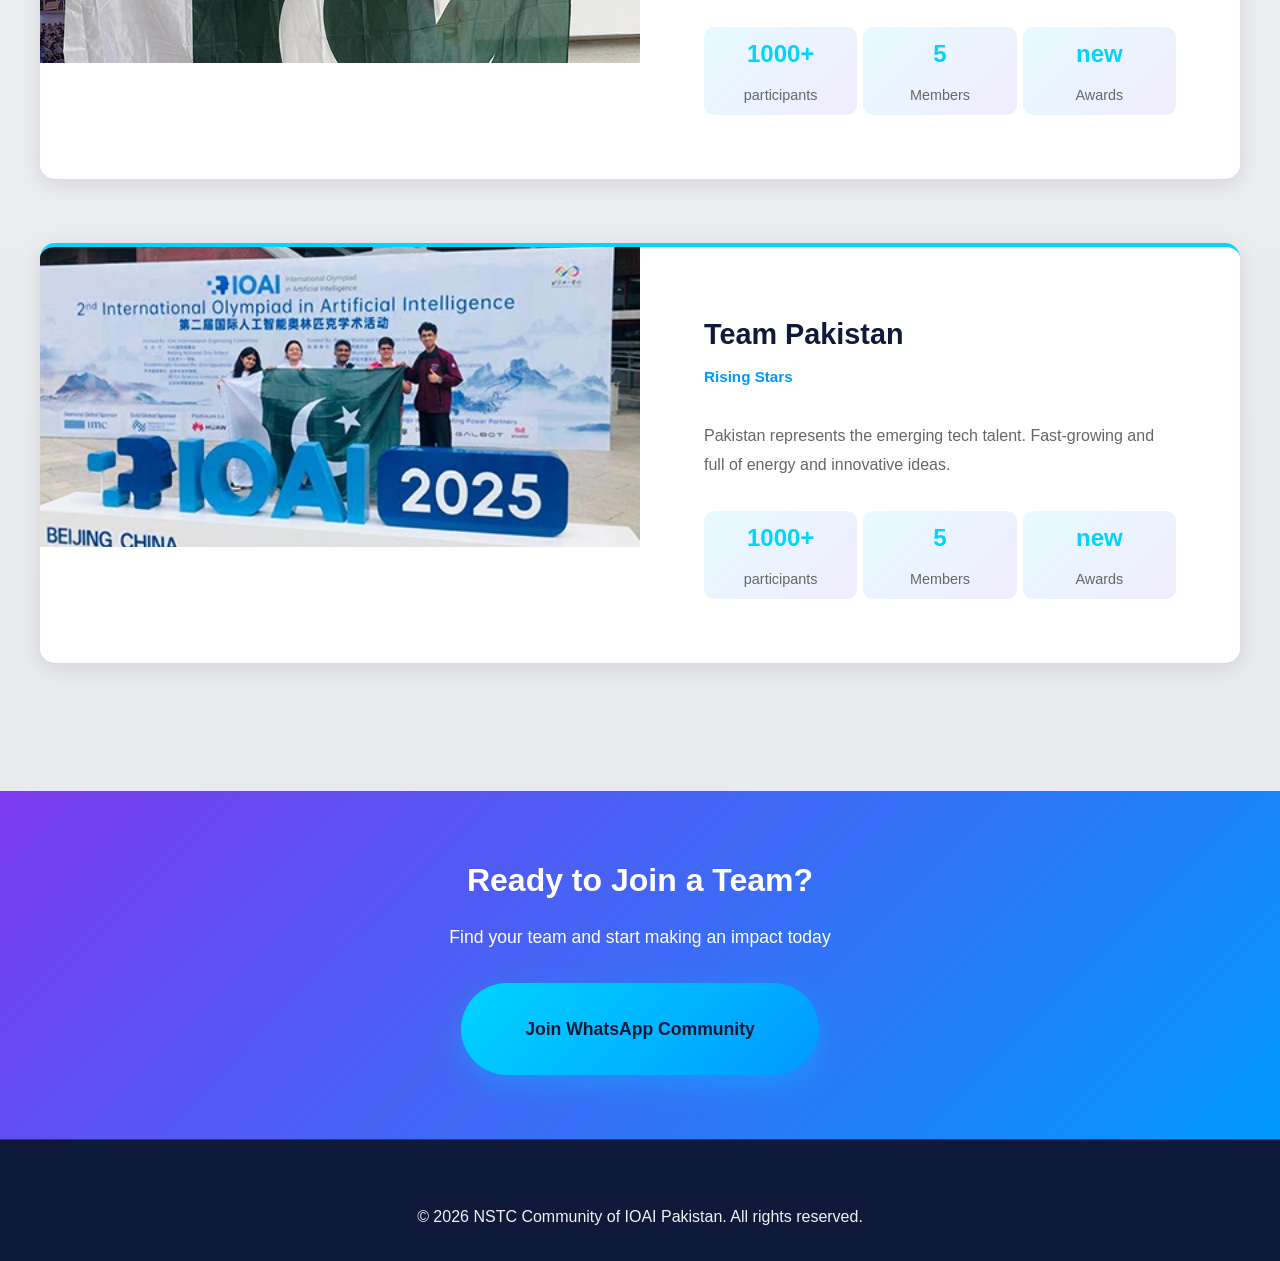
<file: nstc-ioai/team.html>
<!DOCTYPE html>
<html lang="en">
<head>
    <meta charset="UTF-8">
    <meta name="viewport" content="width=device-width, initial-scale=1.0">
    <meta name="description" content="Teams - Pakistan's elite squad of AI innovators selected from across the country for IOAI competitions.">
    <meta name="theme-color" content="#0f1a3b">
    <meta property="og:type" content="website">
    <meta property="og:url" content="https://nstc-ioai.pk/team.html">
    <meta property="og:title" content="Teams - IOAI Pakistan">
    <meta property="og:description" content="Pakistan's elite squad of AI innovators selected from across the country.">
    <meta property="og:image" content="./assets/Brand kit/Logo square.png">
    <meta property="twitter:card" content="summary_large_image">
    <meta property="twitter:url" content="https://nstc-ioai.pk/team.html">
    <meta property="twitter:title" content="Teams - IOAI Pakistan">
    <meta property="twitter:description" content="Pakistan's elite squad of AI innovators.">
    <meta property="twitter:image" content="./assets/Brand kit/Logo square.png">
    <title>Teams - IOAI Pakistan</title>
    <link rel="stylesheet" href="css/style.css">
    <link rel="shortcut icon" href="./assets/Brand kit/Icon.png" type="image/x-icon">
    <script src="https://cdnjs.cloudflare.com/ajax/libs/gsap/3.12.2/gsap.min.js"></script>
   
   <style>
  /* Target the actual row container holding the 3 cards */
  .team-stats {
    display: flex !important;
    flex-wrap: nowrap !important; /* Keep them side by side */
    justify-content: space-between !important;
    gap: 6px !important; /* Tighten the gap on small screens */
    width: 100% !important;
    box-sizing: border-box !important;
  } 

  /* Target the individual cards to shrink correctly */
  .stat {
    flex: 1 !important;
    min-width: 0 !important; /* Crucial: allows flex items to shrink below text width */
    padding: 8px 4px !important; /* Tighter padding inside cards */
    text-align: center !important;
  }

  /* Specific micro-adjustments for ultra-small 320px screens */
  @media (max-width: 340px) {
    .team-stats {
      gap: 4px !important;
    }
    .stat {
      font-size: 11px !important; /* Shrinks text slightly so it fits perfectly without cutting */
    }
    .stat strong {
      font-size: 13px !important; /* Adjust bold number size slightly */
    }
  }
</style>
</head>
<body>
    <!-- Navigation -->
    <nav class="navbar">
        <div class="nav-container">
            <div class="logo-section">
                <img src="./assets/Brand kit/Logo square.png" alt="IOAI Logo" class="logo-img">
            </div>
            <ul class="nav-links" id="navLinks">
                <li><a href="index.html">Home</a></li>
                <li><a href="mission.html">Mission</a></li>
                <li><a href="team.html" class="active">Team</a></li>
                <li><a href="details.html">Resources</a></li>
                <li><a href="https://chat.whatsapp.com" class="join-btn" target="_blank">Join Community</a></li>
            </ul>
            <button class="mobile-menu-btn" id="mobileMenuBtn">☰</button>
        </div>
    </nav>

    <!-- Team Header -->
    <section class="page-header">
        <h1>Pakistani Teams</h1>
        <p>Meet the innovators driving AI excellence across Pakistan</p>
    </section>

    <!-- Teams Gallery -->
    <section class="teams-showcase">
        <div class="teams-container">
            <!-- Team 1 -->
            <div class="team-showcase-card">
                <div class="team-image-large">
                    <img src="./assets/team1.webp" alt="Team Pakistan">
                </div>
                <div class="team-info">
                    <h2>Team Pakistan</h2>
                    <p class="team-tag">Innovation Hub</p>
                    <p class="team-description">
                        The Pakistani team brings cutting-edge AI solutions and innovation strategies. 
                        Known for their competitive spirit and groundbreaking projects.
                    </p>
                    <div class="team-stats">
                        <div class="stat">
                            <strong>1000+</strong>
                            <span>participants</span>
                        </div>
                        <div class="stat">
                            <strong>5</strong>
                            <span>Members</span>
                        </div>
                        <div class="stat">
                            <strong>new</strong>
                            <span>Awards</span>
                        </div>
                    </div>
                </div>
            </div>

            <!-- Team 2 -->
            <div class="team-showcase-card">
                <div class="team-image-large">
                    <img src="./assets/team2.webp" alt="Team Karachi">
                </div>
                <div class="team-info">
                    <h2>Team Pakistan</h2>
                    <p class="team-tag">AI Leaders</p>
                    <p class="team-description">
                        Team Pakistan excels in machine learning and data science. 
                        Their expertise spans industry applications and research.
                    </p>
                  <div class="team-stats">
                        <div class="stat">
                            <strong>1000+</strong>
                            <span>participants</span>
                        </div>
                        <div class="stat">
                            <strong>5</strong>
                            <span>Members</span>
                        </div>
                        <div class="stat">
                            <strong>new</strong>
                            <span>Awards</span>
                        </div>
                    </div>  </div>
            </div>

            <!-- Team 3 -->
            <div class="team-showcase-card">
                <div class="team-image-large">
                    <img src="./assets/team3.webp" alt="Team Islamabad">
                </div>
                <div class="team-info">
                    <h2>Team Pakistan</h2>
                    <p class="team-tag">Tech Pioneers</p>
                    <p class="team-description">
                        Team Pakistan focuses on government tech solutions and policy-driven AI. 
                        Leaders in digital transformation initiatives.
                    </p>
                    <div class="team-stats">
                        <div class="stat">
                            <strong>1000+</strong>
                            <span>participants</span>
                        </div>
                        <div class="stat">
                            <strong>5</strong>
                            <span>Members</span>
                        </div>
                        <div class="stat">
                            <strong>new</strong>
                            <span>Awards</span>
                        </div>
                    </div>
                </div>
            </div>

            <!-- Team 4 -->
            <div class="team-showcase-card">
                <div class="team-image-large">
                    <img src="./assets/team4.webp" alt="Team Peshawar">
                </div>
                <div class="team-info">
                    <h2>Team Pakistan</h2>
                    <p class="team-tag">Rising Stars</p>
                    <p class="team-description">
                        Pakistan represents the emerging tech talent. 
                        Fast-growing and full of energy and innovative ideas.
                    </p>
                    <div class="team-stats">
                        <div class="stat">
                            <strong>1000+</strong>
                            <span>participants</span>
                        </div>
                        <div class="stat">
                            <strong>5</strong>
                            <span>Members</span>
                        </div>
                        <div class="stat">
                            <strong>new</strong>
                            <span>Awards</span>
                        </div>
                    </div>
                    </div>
                </div>
            </div>
        </div>
    </section>

    <!-- Call to Action -->
    <section class="cta-section">
        <h2>Ready to Join a Team?</h2>
        <p>Find your team and start making an impact today</p>
        <a href="https://chat.whatsapp.com/J4epwsqiEIyK4cdwpAlTEo?s=cl&p=a&ilr=0" class="cta-btn-large" target="_blank">Join WhatsApp Community</a>
    </section>

    <!-- Footer -->
    <footer class="footer">
        <p>&copy; 2026 NSTC Community of IOAI Pakistan. All rights reserved.</p>
    </footer>

    <script src="js/main.js"></script>
</body>
</html>
</file>
<file: nstc-ioai/css/style.css>
/* ============================================
   NSTC IOAI Pakistan - AI/Fog Color Palette
   Modern 2026 Redesign
   ============================================ */

:root {
    /* AI & Fog Color Palette */
    --primary-dark: #0f1a3b;
    --primary-light: #1a2a4a;
    --primary-gradient: linear-gradient(135deg, #0f1a3b 0%, #1a2a4a 100%);
    --accent-cyan: #00d4ff;
    --accent-blue: #0099ff;
    --accent-purple: #7c3aed;
    --accent-purple-light: #a78bfa;
    --fog-light: #f0f2f5;
    --fog-medium: #e8eaed;
    --text-dark: #1a1a2e;
    --text-light: #ffffff;
    --text-muted: #94a3b8;
    --border-color: #2a3a5a;
    
    /* Spacing & Typography */
    --spacing-sm: 0.5rem;
    --spacing-md: 1rem;
    --spacing-lg: 2rem;
    --spacing-xl: 4rem;
    --font-primary: 'Inter', 'Segoe UI', Tahoma, Geneva, Verdana, sans-serif;
    --font-mono: 'Fira Code', monospace;
    --transition: all 0.3s cubic-bezier(0.25, 0.46, 0.45, 0.94);
    --shadow-sm: 0 2px 8px rgba(0, 0, 0, 0.1);
    --shadow-md: 0 5px 20px rgba(0, 0, 0, 0.1);
    --shadow-lg: 0 15px 40px rgba(0, 0, 0, 0.2);
    --shadow-glow: 0 0 30px rgba(0, 212, 255, 0.3);
}

* {
    margin: 0;
    padding: 0;
    box-sizing: border-box;
}

html {
    scroll-behavior: smooth;
}

body {
    font-family: var(--font-primary);
    background-color: var(--primary-dark);
    color: var(--text-dark);
    line-height: 1.6;
    overflow-x: hidden;
}

/* ============================================
   NAVIGATION
   ============================================ */

.navbar {
    position: fixed;
    top: 0;
    left: 0;
    right: 0;
    z-index: 1000;
    background: rgba(15, 26, 59, 0.95);
    backdrop-filter: blur(10px);
    border-bottom: 1px solid var(--border-color);
    padding: var(--spacing-md) 0;
}

.nav-container {
    max-width: 1200px;
    margin: 0 auto;
    display: flex;
    justify-content: space-between;
    align-items: center;
    padding: 0 var(--spacing-lg);
}

.logo-section {
    display: flex;
    align-items: center;
}

.logo-placeholder {
    font-size: 1.5rem;
    font-weight: bold;
    background: linear-gradient(135deg, var(--accent-cyan), var(--accent-blue));
    -webkit-background-clip: text;
    -webkit-text-fill-color: transparent;
    background-clip: text;
}

.logo-img {
    height: 50px;
    width: auto;
    max-width: 200px;
    object-fit: contain;
    transition: var(--transition);
}

.logo-img:hover {
    transform: scale(1.05);
}

.nav-links {
    display: flex;
    list-style: none;
    gap: var(--spacing-lg);
    align-items: center;
}

.nav-links a {
    color: var(--text-light);
    text-decoration: none;
    transition: var(--transition);
    font-size: 0.95rem;
    position: relative;
}

.nav-links a:hover,
.nav-links a.active {
    color: var(--accent-cyan);
}

.nav-links a::after {
    content: '';
    position: absolute;
    bottom: -5px;
    left: 0;
    width: 0;
    height: 2px;
    background: var(--accent-cyan);
    transition: width 0.3s ease;
}

.nav-links a:hover::after {
    width: 100%;
}

.join-btn {
    background: linear-gradient(135deg, var(--accent-blue), var(--accent-purple)) !important;
    padding: var(--spacing-sm) var(--spacing-lg) !important;
    border-radius: 25px;
    color: var(--text-light) !important;
}

.mobile-menu-btn {
    display: none;
    background: none;
    border: none;
    color: var(--text-light);
    font-size: 1.8rem;
    cursor: pointer;
    padding: 0;
    transition: var(--transition);
}

.mobile-menu-btn:hover {
    color: var(--accent-cyan);
}

.mobile-menu-btn.active {
    color: var(--accent-cyan);
}

/* ============================================
   HERO SECTION
   ============================================ */

.hero {
    position: relative;
    height: 100vh;
    display: flex;
    align-items: center;
    justify-content: center;
    overflow: hidden;
    margin-top: 60px;
    background: linear-gradient(135deg, var(--primary-dark) 0%, var(--primary-light) 100%);
}

.animated-background {
    position: absolute;
    top: 0;
    left: 0;
    width: 100%;
    height: 100%;
    z-index: 0;
    opacity: 0.6;
}

.blob {
    position: absolute;
    background: radial-gradient(circle at 30% 70%, var(--accent-cyan), transparent 50%);
    border-radius: 40% 60% 70% 30% / 40% 50% 60% 50%;
    animation: float 8s ease-in-out infinite;
}

.blob-1 {
    width: 300px;
    height: 300px;
    top: 10%;
    left: 10%;
    animation-delay: 0s;
}

.blob-2 {
    width: 250px;
    height: 250px;
    top: 50%;
    right: 5%;
    background: radial-gradient(circle at 30% 70%, var(--accent-purple), transparent 50%);
    animation-delay: 2s;
}

.blob-3 {
    width: 200px;
    height: 200px;
    bottom: 10%;
    left: 50%;
    background: radial-gradient(circle at 30% 70%, var(--accent-blue), transparent 50%);
    animation-delay: 4s;
}

@keyframes float {
    0%, 100% {
        transform: translate(0, 0) rotate(0deg);
    }
    33% {
        transform: translate(30px, -50px) rotate(120deg);
    }
    66% {
        transform: translate(-20px, 20px) rotate(240deg);
    }
}

.hero-content {
    position: relative;
    z-index: 10;
    text-align: center;
    color: var(--text-light);
    max-width: 800px;
}

.glitch {
    font-size: clamp(2rem, 8vw, 4rem);
    font-weight: bold;
    margin-bottom: var(--spacing-lg);
    position: relative;
    animation: glitch-slide 0.5s ease-out;
}

@keyframes glitch-slide {
    0% {
        opacity: 0;
        transform: translateY(30px);
    }
    100% {
        opacity: 1;
        transform: translateY(0);
    }
}

.fade-in-text {
    font-size: 1.3rem;
    margin-bottom: var(--spacing-xl);
    color: var(--fog-light);
    animation: fade-in 1s ease-out 0.3s both;
}

@keyframes fade-in {
    0% {
        opacity: 0;
    }
    100% {
        opacity: 1;
    }
}

.cta-btn,
.cta-btn-large {
    display: inline-block;
    padding: var(--spacing-md) var(--spacing-xl);
    background: linear-gradient(135deg, var(--accent-cyan), var(--accent-blue));
    color: var(--primary-dark);
    text-decoration: none;
    border-radius: 50px;
    font-weight: bold;
    transition: var(--transition);
    box-shadow: 0 10px 30px rgba(0, 212, 255, 0.3);
    border: none;
    cursor: pointer;
    animation: pulse-in 0.8s ease-out;
}

@keyframes pulse-in {
    0% {
        opacity: 0;
        transform: scale(0.8);
    }
    100% {
        opacity: 1;
        transform: scale(1);
    }
}

.cta-btn:hover,
.cta-btn-large:hover {
    transform: translateY(-3px);
    box-shadow: 0 15px 40px rgba(0, 212, 255, 0.4);
}

.cta-btn-large {
    font-size: 1.1rem;
    padding: var(--spacing-lg) var(--spacing-xl);
}

/* ============================================
   MISSION SECTION
   ============================================ */

.mission {
    background: linear-gradient(to bottom, var(--fog-light), var(--fog-medium));
    padding: var(--spacing-xl) var(--spacing-lg);
}

.mission-container {
    max-width: 1200px;
    margin: 0 auto;
}

.section-title {
    font-size: 2.5rem;
    text-align: center;
    margin-bottom: var(--spacing-xl);
    color: var(--primary-dark);
    position: relative;
}

.section-title::after {
    content: '';
    display: block;
    width: 80px;
    height: 4px;
    background: linear-gradient(90deg, var(--accent-cyan), var(--accent-purple));
    margin: var(--spacing-md) auto 0;
    border-radius: 2px;
}

.mission-cards {
    display: grid;
    grid-template-columns: repeat(auto-fit, minmax(280px, 1fr));
    gap: var(--spacing-lg);
}

.card {
    background: white;
    padding: var(--spacing-xl);
    border-radius: 15px;
    text-align: center;
    box-shadow: 0 5px 20px rgba(0, 0, 0, 0.1);
    transition: var(--transition);
    border-left: 4px solid var(--accent-cyan);
}

.card:hover {
    transform: translateY(-10px);
    box-shadow: 0 15px 40px rgba(0, 212, 255, 0.2);
}

.card-icon {
    font-size: 3rem;
    margin-bottom: var(--spacing-md);
}

.card h3 {
    font-size: 1.3rem;
    margin-bottom: var(--spacing-md);
    color: var(--primary-dark);
}

.card p {
    color: #666;
    line-height: 1.7;
}

.slide-up {
    animation: slide-up 0.6s ease-out;
}

@keyframes slide-up {
    0% {
        opacity: 0;
        transform: translateY(40px);
    }
    100% {
        opacity: 1;
        transform: translateY(0);
    }
}

/* ============================================
   TEAM SECTION
   ============================================ */

.team {
    background: linear-gradient(135deg, var(--primary-dark) 0%, var(--primary-light) 100%);
    padding: var(--spacing-xl) var(--spacing-lg);
}

.team .section-title {
    color: var(--text-light);
}

.team-gallery {
    max-width: 800px;
    margin: 0 auto;
    display: grid;
    grid-template-columns: repeat(2, 1fr);
    gap: var(--spacing-lg);
}

.team-card {
    background: rgba(255, 255, 255, 0.1);
    backdrop-filter: blur(10px);
    border: 1px solid var(--border-color);
    border-radius: 15px;
    overflow: hidden;
    transition: var(--transition);
    cursor: pointer;
}

.team-card:hover {
    transform: translateY(-8px);
    border-color: var(--accent-cyan);
    background: rgba(255, 255, 255, 0.15);
}

.team-card-image {
    width: 100%;
    height: 200px;
    object-fit: cover;
    display: block;
    transition: var(--transition);
}

.team-card:hover .team-card-image {
    transform: scale(1.05);
}

.team-image-placeholder {
    width: 100%;
    height: 200px;
    background: linear-gradient(135deg, var(--accent-cyan), var(--accent-purple));
    display: flex;
    align-items: center;
    justify-content: center;
    color: var(--primary-dark);
    font-weight: bold;
    font-size: 1.1rem;
}

.team-card h3 {
    padding: var(--spacing-lg) var(--spacing-md) var(--spacing-sm);
    color: var(--text-light);
    font-size: 1.2rem;
}

.team-card p {
    padding: 0 var(--spacing-md) var(--spacing-md);
    color: var(--fog-light);
    font-size: 0.9rem;
}

/* ============================================
   CTA SECTION
   ============================================ */

.cta-section {
    background: linear-gradient(135deg, var(--accent-purple), var(--accent-blue));
    padding: var(--spacing-xl) var(--spacing-lg);
    text-align: center;
    color: var(--text-light);
}

.cta-section h2 {
    font-size: 2rem;
    margin-bottom: var(--spacing-md);
}

.cta-section p {
    font-size: 1.1rem;
    margin-bottom: var(--spacing-lg);
}

/* ============================================
   RESOURCES SECTION (Details Page)
   ============================================ */

/* ============================================
   RESOURCES SECTION (Details Page)
   ============================================ */

.resources-header {
    background: linear-gradient(135deg, var(--primary-dark) 0%, var(--primary-light) 100%);
    padding: var(--spacing-xl) var(--spacing-lg);
    text-align: center;
    color: var(--text-light);
    margin-top: 60px;
}

.resources-header h1 {
    font-size: 2.5rem;
    margin-bottom: var(--spacing-md);
}

.resources-section {
    background: linear-gradient(to bottom, var(--fog-light), var(--fog-medium));
    padding: var(--spacing-xl) var(--spacing-lg);
}

.content-section {
    max-width: 1000px;
    margin: 0 auto var(--spacing-xl);
    background: white;
    border-radius: 15px;
    box-shadow: 0 5px 20px rgba(0, 0, 0, 0.1);
    overflow: hidden;
    border-top: 4px solid var(--accent-cyan);
    transition: var(--transition);
}

.content-section:hover {
    box-shadow: 0 15px 40px rgba(0, 212, 255, 0.2);
    transform: translateY(-5px);
}

.content-header {
    background: linear-gradient(135deg, rgba(0, 212, 255, 0.1), rgba(122, 61, 237, 0.1));
    padding: var(--spacing-xl);
    border-bottom: 1px solid var(--fog-medium);
}

.content-header h2 {
    color: var(--primary-dark);
    margin-bottom: var(--spacing-md);
    font-size: 1.8rem;
}

.content-header p {
    color: #666;
    font-size: 1rem;
}

.content-body {
    padding: var(--spacing-xl);
}

.content-text {
    line-height: 1.8;
    color: #333;
}

.content-text h3 {
    color: var(--primary-dark);
    margin-top: var(--spacing-lg);
    margin-bottom: var(--spacing-md);
    font-size: 1.4rem;
    border-bottom: 2px solid var(--accent-cyan);
    padding-bottom: var(--spacing-md);
}

.content-text h3:first-child {
    margin-top: 0;
}

.content-text h4 {
    color: var(--accent-blue);
    margin-top: var(--spacing-lg);
    margin-bottom: var(--spacing-md);
    font-size: 1.1rem;
}

.content-text p {
    margin-bottom: var(--spacing-md);
    color: #555;
}

.content-text ul {
    list-style: none;
    margin-bottom: var(--spacing-lg);
    padding-left: 0;
}

.content-text li {
    padding: var(--spacing-sm) 0 var(--spacing-sm) var(--spacing-lg);
    position: relative;
    margin-bottom: var(--spacing-sm);
    color: #555;
}

.content-text li::before {
    content: '▸';
    position: absolute;
    left: 0;
    color: var(--accent-cyan);
    font-weight: bold;
}

.note-box {
    background: linear-gradient(135deg, rgba(0, 212, 255, 0.1), rgba(122, 61, 237, 0.1));
    border-left: 4px solid var(--accent-blue);
    padding: var(--spacing-lg);
    margin-top: var(--spacing-lg);
    border-radius: 8px;
}

.note-box p {
    margin: 0;
    color: var(--primary-dark);
}

.download-pdf-btn {
    display: block;
    background: linear-gradient(135deg, var(--accent-cyan), var(--accent-blue));
    color: var(--primary-dark);
    text-align: center;
    padding: var(--spacing-lg);
    border: none;
    border-top: 1px solid var(--fog-medium);
    text-decoration: none;
    font-weight: bold;
    font-size: 1.1rem;
    transition: var(--transition);
    cursor: pointer;
}

.download-pdf-btn:hover {
    background: linear-gradient(135deg, var(--accent-blue), var(--accent-cyan));
    transform: translateY(-3px);
}

.info-section,
.faq-section {
    background: white;
    padding: var(--spacing-xl);
    border-radius: 15px;
    margin-bottom: var(--spacing-lg);
    box-shadow: 0 5px 20px rgba(0, 0, 0, 0.1);
    max-width: 1000px;
    margin-left: auto;
    margin-right: auto;
}

.info-section h3,
.faq-section h3 {
    color: var(--primary-dark);
    margin-bottom: var(--spacing-lg);
    font-size: 1.5rem;
}

.topics-list {
    list-style: none;
    display: grid;
    grid-template-columns: repeat(auto-fit, minmax(250px, 1fr));
    gap: var(--spacing-md);
}

.topics-list li {
    padding: var(--spacing-md);
    background: linear-gradient(135deg, rgba(0, 212, 255, 0.1), rgba(122, 61, 237, 0.1));
    border-left: 4px solid var(--accent-cyan);
    border-radius: 8px;
    color: var(--primary-dark);
}

.faq-item {
    margin-bottom: var(--spacing-lg);
    padding-bottom: var(--spacing-lg);
    border-bottom: 1px solid var(--fog-medium);
}

.faq-item:last-child {
    border-bottom: none;
}

.faq-item h4 {
    color: var(--accent-blue);
    margin-bottom: var(--spacing-md);
}

.faq-item p {
    color: #666;
}

.back-home {
    max-width: 1000px;
    margin: var(--spacing-xl) auto;
    text-align: center;
    padding: 0 var(--spacing-lg);
}

.back-btn {
    display: inline-block;
    color: var(--accent-cyan);
    text-decoration: none;
    margin-right: var(--spacing-lg);
    transition: var(--transition);
    font-weight: bold;
}

.back-btn:hover {
    color: var(--accent-blue);
}

/* ============================================
   MISSION & TEAM PAGES
   ============================================ */

.page-header {
    background: linear-gradient(135deg, var(--primary-dark) 0%, var(--primary-light) 100%);
    padding: var(--spacing-xl) var(--spacing-lg);
    text-align: center;
    color: var(--text-light);
    margin-top: 60px;
}

.page-header h1 {
    font-size: 2.5rem;
    margin-bottom: var(--spacing-md);
}

.page-header p {
    font-size: 1.2rem;
    color: var(--fog-light);
}

.mission-detailed {
    background: linear-gradient(to bottom, var(--fog-light), var(--fog-medium));
    padding: var(--spacing-xl) var(--spacing-lg);
}

.mission-container {
    max-width: 1200px;
    margin: 0 auto;
}

.mission-card-large {
    background: white;
    padding: var(--spacing-xl);
    border-radius: 15px;
    margin-bottom: var(--spacing-xl);
    box-shadow: 0 5px 20px rgba(0, 0, 0, 0.1);
    border-top: 4px solid var(--accent-cyan);
    transition: var(--transition);
}

.mission-card-large:hover {
    transform: translateY(-5px);
    box-shadow: 0 15px 40px rgba(0, 212, 255, 0.2);
}

.mission-card-large h2 {
    color: var(--primary-dark);
    font-size: 1.8rem;
    margin-bottom: var(--spacing-lg);
}

.mission-card-large p {
    color: #555;
    line-height: 1.8;
    margin-bottom: var(--spacing-lg);
}

.values-grid {
    display: grid;
    grid-template-columns: repeat(auto-fit, minmax(250px, 1fr));
    gap: var(--spacing-lg);
}

.value-item {
    background: linear-gradient(135deg, rgba(0, 212, 255, 0.1), rgba(122, 61, 237, 0.1));
    padding: var(--spacing-lg);
    border-radius: 12px;
    border-left: 4px solid var(--accent-cyan);
}

.value-item h3 {
    color: var(--primary-dark);
    margin-bottom: var(--spacing-md);
}

.value-item p {
    color: #666;
    font-size: 0.95rem;
}

.mission-list {
    list-style: none;
    padding: 0;
}

.mission-list li {
    padding: var(--spacing-md) var(--spacing-lg);
    background: linear-gradient(135deg, rgba(0, 212, 255, 0.1), rgba(122, 61, 237, 0.1));
    margin-bottom: var(--spacing-md);
    border-left: 4px solid var(--accent-blue);
    border-radius: 8px;
    color: #555;
}

.mission-list li strong {
    color: var(--primary-dark);
}

.impact-timeline {
    display: grid;
    grid-template-columns: repeat(auto-fit, minmax(250px, 1fr));
    gap: var(--spacing-lg);
    margin-top: var(--spacing-lg);
}

.impact-item {
    background: linear-gradient(135deg, rgba(122, 61, 237, 0.1), rgba(0, 212, 255, 0.1));
    padding: var(--spacing-lg);
    border-radius: 12px;
    border-left: 4px solid var(--accent-purple);
}

.impact-item h4 {
    color: var(--primary-dark);
    margin-bottom: var(--spacing-md);
}

.impact-item ul {
    list-style: none;
    padding: 0;
}

.impact-item li {
    padding: var(--spacing-sm) 0 var(--spacing-sm) var(--spacing-md);
    color: #666;
    position: relative;
    padding-left: var(--spacing-lg);
}

.impact-item li::before {
    content: '→';
    position: absolute;
    left: 0;
    color: var(--accent-cyan);
}

.learn-more-btn {
    display: inline-block;
    margin-top: var(--spacing-lg);
    padding: var(--spacing-md) var(--spacing-xl);
    background: linear-gradient(135deg, var(--accent-cyan), var(--accent-blue));
    color: var(--primary-dark);
    text-decoration: none;
    border-radius: 50px;
    font-weight: bold;
    transition: var(--transition);
    box-shadow: 0 5px 15px rgba(0, 212, 255, 0.3);
}

.learn-more-btn:hover {
    transform: translateY(-3px);
    box-shadow: 0 10px 25px rgba(0, 212, 255, 0.4);
}

/* ============================================
   TEAMS SHOWCASE
   ============================================ */

.teams-showcase {
    background: linear-gradient(to bottom, var(--fog-light), var(--fog-medium));
    padding: var(--spacing-xl) var(--spacing-lg);
}

.teams-container {
    max-width: 1200px;
    margin: 0 auto;
}

.team-showcase-card {
    background: white;
    border-radius: 15px;
    box-shadow: 0 5px 20px rgba(0, 0, 0, 0.1);
    overflow: hidden;
    margin-bottom: var(--spacing-xl);
    border-top: 4px solid var(--accent-cyan);
    transition: var(--transition);
    display: grid;
    grid-template-columns: 1fr 1fr;
    gap: 0;
}

.team-showcase-card:hover {
    transform: translateY(-5px);
    box-shadow: 0 15px 40px rgba(0, 212, 255, 0.2);
}

.team-image-large {
    height: 300px;
    overflow: hidden;
}

.team-image-large img {
    width: 100%;
    height: 100%;
    object-fit: cover;
    transition: var(--transition);
}

.team-showcase-card:hover .team-image-large img {
    transform: scale(1.05);
}

.team-info {
    padding: var(--spacing-xl);
    display: flex;
    flex-direction: column;
    justify-content: center;
}

.team-info h2 {
    color: var(--primary-dark);
    font-size: 1.8rem;
    margin-bottom: var(--spacing-sm);
}

.team-tag {
    color: var(--accent-blue);
    font-weight: bold;
    margin-bottom: var(--spacing-lg);
    font-size: 0.95rem;
}

.team-description {
    color: #666;
    line-height: 1.8;
    margin-bottom: var(--spacing-lg);
}

.team-stats {
    display: grid;
    grid-template-columns: repeat(3, 1fr);
    gap: var(--spacing-md);
}

.stat {
    text-align: center;
    padding: var(--spacing-md);
    background: linear-gradient(135deg, rgba(0, 212, 255, 0.1), rgba(122, 61, 237, 0.1));
    border-radius: 10px;
}

.stat strong {
    display: block;
    color: var(--accent-cyan);
    font-size: 1.5rem;
    margin-bottom: var(--spacing-sm);
}

.stat span {
    color: #666;
    font-size: 0.9rem;
}

/* ============================================
   FOOTER
   ============================================ */

.footer {
    background: var(--primary-dark);
    color: var(--fog-light);
    text-align: center;
    padding: var(--spacing-lg);
    border-top: 1px solid var(--border-color);
}

.footer a {
    color: var(--accent-cyan);
    text-decoration: none;
    transition: var(--transition);
}

.footer a:hover {
    color: var(--accent-blue);
}

/* ============================================
   RESPONSIVE DESIGN
   ============================================ */

@media (max-width: 768px) {
    .nav-links {
        gap: var(--spacing-md);
        font-size: 0.8rem;
    }

    .glitch {
        font-size: 2rem;
    }

    .fade-in-text {
        font-size: 1rem;
    }

    .section-title {
        font-size: 1.8rem;
    }

    .mission-cards,
    .team-gallery,
    .resources-container {
        grid-template-columns: 1fr;
    }

    .download-btn,
    .view-btn {
        display: block;
        margin-bottom: var(--spacing-md);
    }

    .team-showcase-card {
        grid-template-columns: 1fr;
    }

    .team-image-large {
        height: 250px;
    }

    .page-header h1 {
        font-size: 2rem;
    }

    .page-header p {
        font-size: 1rem;
    }

    .mission-card-large h2 {
        font-size: 1.4rem;
    }
}

@media (max-width: 600px) {
    .nav-container {
        padding: 0 var(--spacing-md);
    }

    .logo-img {
        height: 40px;
    }

    .mobile-menu-btn {
        display: block;
    }

    /* Mobile Menu Styling */
    .nav-links {
        position: fixed;
        top: 60px;
        left: -100%;
        width: 100%;
        height: calc(100vh - 60px);
        background: linear-gradient(135deg, var(--primary-dark) 0%, var(--primary-light) 100%);
        flex-direction: column;
        padding: var(--spacing-lg);
        gap: 0;
        border-top: 1px solid var(--border-color);
        overflow-y: auto;
        transition: left 0.3s ease;
        z-index: 999;
    }

    .nav-links.active {
        left: 0;
    }

    .nav-links li {
        padding: var(--spacing-md) 0;
        border-bottom: 1px solid var(--border-color);
    }

    .nav-links li:last-child {
        border-bottom: none;
    }

    .nav-links a {
        font-size: 1rem;
        display: block;
        padding: var(--spacing-md) 0;
    }

    .join-btn {
        margin-top: var(--spacing-lg);
        width: 100%;
        text-align: center;
    }

    .hero {
        margin-top: 80px;
    }

    .glitch {
        font-size: 1.5rem;
    }

    .fade-in-text {
        font-size: 0.95rem;
    }

    .cta-btn,
    .cta-btn-large {
        padding: var(--spacing-md) var(--spacing-lg);
    }

    .section-title {
        font-size: 1.5rem;
    }

    .card {
        padding: var(--spacing-lg);
       
    }

    .team-gallery {
        grid-template-columns: 1fr;
    }

    .page-header {
        margin-top: 80px;
        padding: var(--spacing-lg);
    }

    .page-header h1 {
        font-size: 1.5rem;
    }

    .page-header p {
        font-size: 0.95rem;
    }

    .mission-card-large {
        padding: var(--spacing-lg);
        margin-bottom: var(--spacing-lg);
    }

    .mission-card-large h2 {
        font-size: 1.3rem;
    }

    .values-grid {
        grid-template-columns: 1fr;
    }

    .value-item {
        padding: var(--spacing-md);
    }

    .impact-timeline {
        grid-template-columns: 1fr;
    }

    .team-showcase-card {
        grid-template-columns: 1fr;
        margin-bottom: var(--spacing-lg);
    }

    .team-image-large {
        height: 200px;
    }

    .team-info {
        padding: var(--spacing-lg);
    }

    .team-info h2 {
        font-size: 1.3rem;
    }

    .team-stats {
        grid-template-columns: repeat(3, 1fr);
        gap: var(--spacing-sm);
    }

    .stat {
        padding: var(--spacing-sm);
    }

    .stat strong {
        font-size: 1.2rem;
    }

    .stat span {
        font-size: 0.8rem;
    }

    .content-text h3 {
        font-size: 1.2rem;
    }

    .content-text h4 {
        font-size: 1rem;
    }

    .topics-list {
        grid-template-columns: 1fr;
    }

    .resource-info {
        font-size: 0.85rem;
    }

    .download-pdf-btn {
        padding: var(--spacing-md);
        font-size: 1rem;
    }

    .learn-more-btn {
        display: block;
        text-align: center;
    }
}

/* ============================================
   MODERN 2026 ENHANCEMENTS
   ============================================ */

/* Logo Text Styling */
.logo-text {
    font-family: var(--font-primary);
    font-weight: 700;
    font-size: 1.2rem;
    background: linear-gradient(135deg, var(--accent-cyan), var(--accent-blue));
    -webkit-background-clip: text;
    -webkit-text-fill-color: transparent;
    background-clip: text;
    margin-left: var(--spacing-md);
}

/* Hero Badge */
.hero-badge {
    display: inline-block;
    background: linear-gradient(135deg, rgba(0, 212, 255, 0.1), rgba(124, 58, 237, 0.1));
    border: 1px solid var(--accent-cyan);
    padding: var(--spacing-sm) var(--spacing-lg);
    border-radius: 50px;
    font-size: 0.9rem;
    color: var(--accent-cyan);
    margin-bottom: var(--spacing-lg);
    animation: pulse-badge 2s ease-in-out infinite;
}

@keyframes pulse-badge {
    0%, 100% { box-shadow: 0 0 20px rgba(0, 212, 255, 0.3); }
    50% { box-shadow: 0 0 40px rgba(0, 212, 255, 0.6); }
}

/* Hero Buttons Container */
.hero-buttons {
    display: flex;
    gap: var(--spacing-lg);
    justify-content: center;
    align-items: center;
    flex-wrap: wrap;
    margin: var(--spacing-xl) 0;
}

/* Secondary Button */
.secondary-btn {
    display: inline-block;
    padding: var(--spacing-md) var(--spacing-xl);
    background: transparent;
    color: var(--text-light);
    text-decoration: none;
    border-radius: 50px;
    font-weight: 600;
    border: 2px solid var(--accent-cyan);
    transition: var(--transition);
}

.secondary-btn:hover {
    background: var(--accent-cyan);
    color: var(--primary-dark);
    transform: translateY(-3px);
    box-shadow: var(--shadow-glow);
}

/* Hero Stats */
.hero-stats {
    display: flex;
    gap: var(--spacing-xl);
    justify-content: center;
    margin-top: var(--spacing-xl);
    flex-wrap: wrap;
}

.stat-item {
    text-align: center;
    padding: var(--spacing-lg);
    background: rgba(255, 255, 255, 0.05);
    backdrop-filter: blur(10px);
    border-radius: 15px;
    border: 1px solid var(--border-color);
    min-width: 120px;
}

.stat-number {
    display: block;
    font-size: 2.5rem;
    font-weight: 800;
    background: linear-gradient(135deg, var(--accent-cyan), var(--accent-blue));
    -webkit-background-clip: text;
    -webkit-text-fill-color: transparent;
    background-clip: text;
    font-family: var(--font-mono);
}

.stat-label {
    display: block;
    font-size: 0.85rem;
    color: var(--text-muted);
    margin-top: var(--spacing-sm);
}

/* Grid Overlay for Background */
.grid-overlay {
    position: absolute;
    top: 0;
    left: 0;
    width: 100%;
    height: 100%;
    background-image: 
        linear-gradient(rgba(0, 212, 255, 0.03) 1px, transparent 1px),
        linear-gradient(90deg, rgba(0, 212, 255, 0.03) 1px, transparent 1px);
    background-size: 50px 50px;
    z-index: 1;
    opacity: 0.5;
}

/* Section Subtitle */
.section-subtitle {
    text-align: center;
    font-size: 1.1rem;
    color: var(--text-muted);
    margin-top: -var(--spacing-lg);
    margin-bottom: var(--spacing-xl);
    max-width: 600px;
    margin-left: auto;
    margin-right: auto;
}

/* Enhanced Cards */
.card {
    background: white;
    padding: var(--spacing-xl);
    border-radius: 20px;
    text-align: center;
    box-shadow: var(--shadow-md);
    transition: var(--transition);
    border-left: 4px solid var(--accent-cyan);
    position: relative;
    overflow: hidden;
}

.card::before {
    content: '';
    position: absolute;
    top: 0;
    left: 0;
    right: 0;
    height: 3px;
    background: linear-gradient(90deg, var(--accent-cyan), var(--accent-purple));
    transform: scaleX(0);
    transition: transform 0.3s ease;
}

.card:hover::before {
    transform: scaleX(1);
}

.card:hover {
    transform: translateY(-15px);
    box-shadow: var(--shadow-lg);
}

/* Learn More Button */
.learn-more-btn {
    display: inline-block;
    margin-top: var(--spacing-xl);
    color: var(--accent-cyan);
    text-decoration: none;
    font-weight: 600;
    font-size: 1.1rem;
    transition: var(--transition);
    position: relative;
    padding: var(--spacing-md) var(--spacing-lg);
}

.learn-more-btn::after {
    content: '→';
    display: inline-block;
    margin-left: var(--spacing-sm);
    transition: transform 0.3s ease;
}

.learn-more-btn:hover {
    color: var(--accent-blue);
}

.learn-more-btn:hover::after {
    transform: translateX(5px);
}

/* Enhanced Footer */
.footer {
    background: var(--primary-dark);
    padding: var(--spacing-xl) var(--spacing-lg) var(--spacing-lg);
    border-top: 1px solid var(--border-color);
}

.footer-content {
    max-width: 1200px;
    margin: 0 auto;
    display: grid;
    grid-template-columns: repeat(auto-fit, minmax(250px, 1fr));
    gap: var(--spacing-xl);
    margin-bottom: var(--spacing-xl);
}

.footer-section h4 {
    color: var(--accent-cyan);
    margin-bottom: var(--spacing-md);
    font-size: 1.1rem;
}

.footer-section p {
    color: var(--text-muted);
    line-height: 1.7;
}

.footer-section ul {
    list-style: none;
}

.footer-section ul li {
    margin-bottom: var(--spacing-sm);
}

.footer-section ul li a {
    color: var(--text-muted);
    text-decoration: none;
    transition: var(--transition);
}

.footer-section ul li a:hover {
    color: var(--accent-cyan);
    padding-left: var(--spacing-sm);
}

.footer-bottom {
    max-width: 1200px;
    margin: 0 auto;
    padding-top: var(--spacing-lg);
    border-top: 1px solid var(--border-color);
    text-align: center;
    color: var(--text-muted);
}

.footer-bottom p {
    margin: var(--spacing-sm) 0;
}

.footer-bottom a {
    color: var(--accent-cyan);
    text-decoration: none;
}

.footer-bottom a:hover {
    text-decoration: underline;
}

/* Hamburger Menu Icon */
.hamburger {
    display: block;
    width: 25px;
    height: 3px;
    background: var(--text-light);
    position: relative;
    transition: var(--transition);
}

.hamburger::before,
.hamburger::after {
    content: '';
    position: absolute;
    width: 25px;
    height: 3px;
    background: var(--text-light);
    transition: var(--transition);
}

.hamburger::before {
    top: -8px;
}

.hamburger::after {
    top: 8px;
}

.mobile-menu-btn.active .hamburger {
    background: transparent;
}

.mobile-menu-btn.active .hamburger::before {
    transform: rotate(45deg);
    top: 0;
}

.mobile-menu-btn.active .hamburger::after {
    transform: rotate(-45deg);
    top: 0;
}

/* Responsive Enhancements */
@media (max-width: 768px) {
    .hero-stats {
        gap: var(--spacing-md);
    }
    
    .stat-item {
        min-width: 80px;
        padding: var(--spacing-md);
    }
    
    .stat-number {
        font-size: 1.8rem;
    }
    
    .stat-label {
        font-size: 0.75rem;
    }
    
    .hero-buttons {
        flex-direction: column;
        gap: var(--spacing-md);
    }
    
    .footer-content {
        grid-template-columns: 1fr;
        gap: var(--spacing-lg);
    }
    
    .logo-section {
        flex-direction: column;
        align-items: center;
        gap: var(--spacing-sm);
    }
    
    .logo-text {
        margin-left: 0;
        margin-top: var(--spacing-sm);
    }
}

/* Animation Classes */
.animate-in {
    animation: slide-up 0.6s ease-out !important;
}

@keyframes slide-up {
    from {
        opacity: 0;
        transform: translateY(40px);
    }
    to {
        opacity: 1;
        transform: translateY(0);
    }
}
</file>
